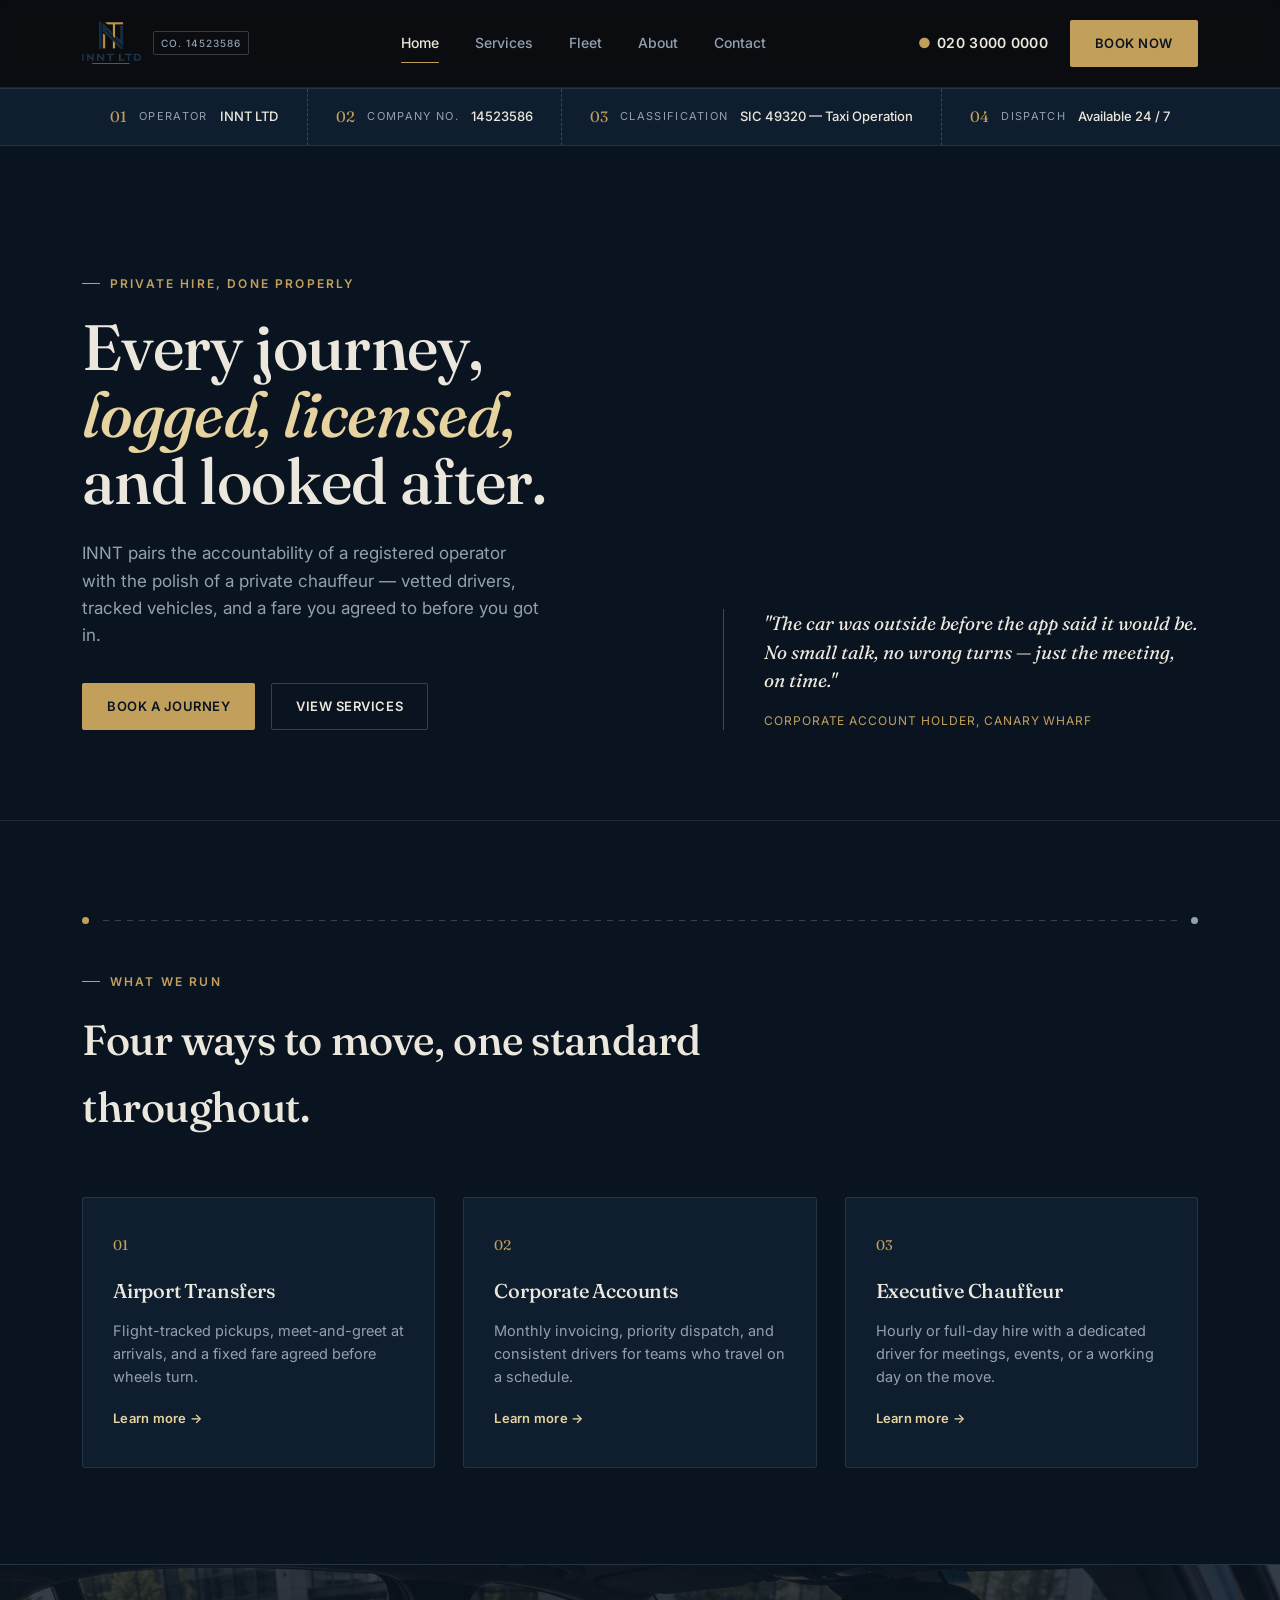
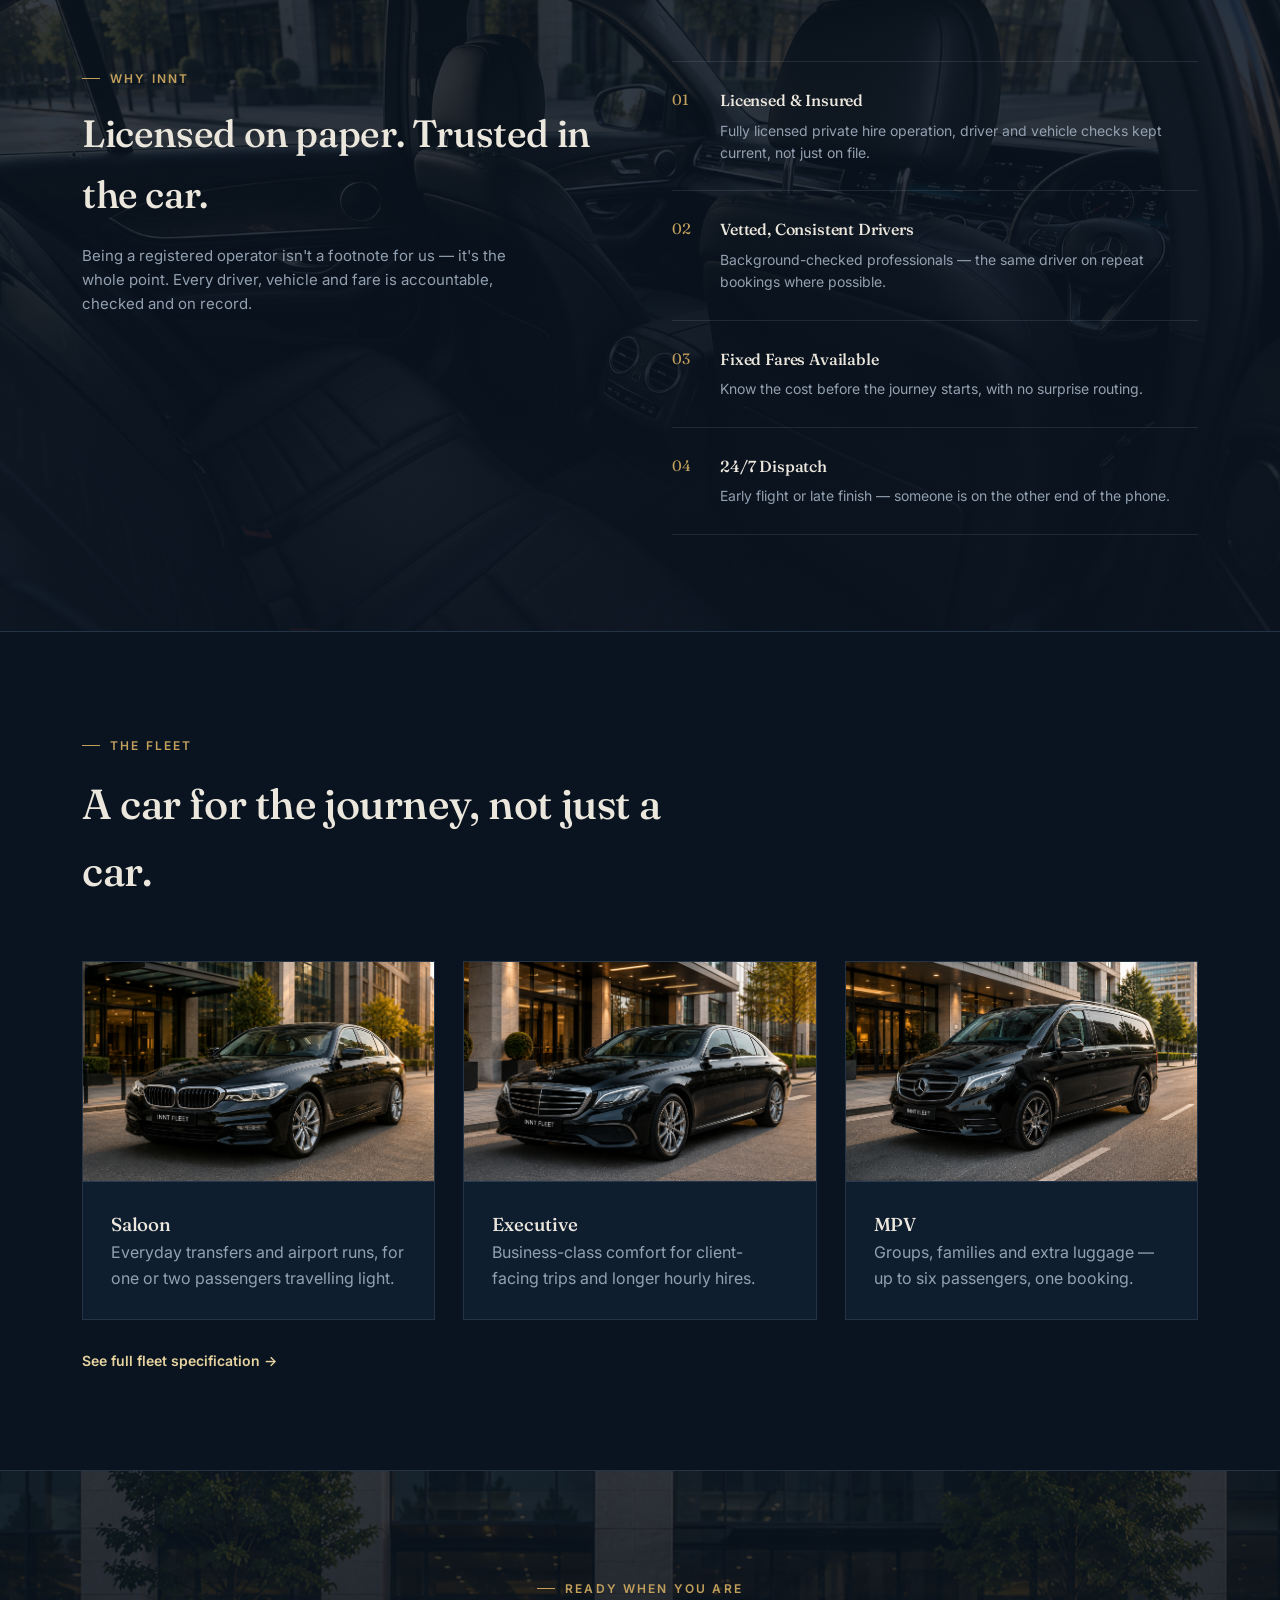
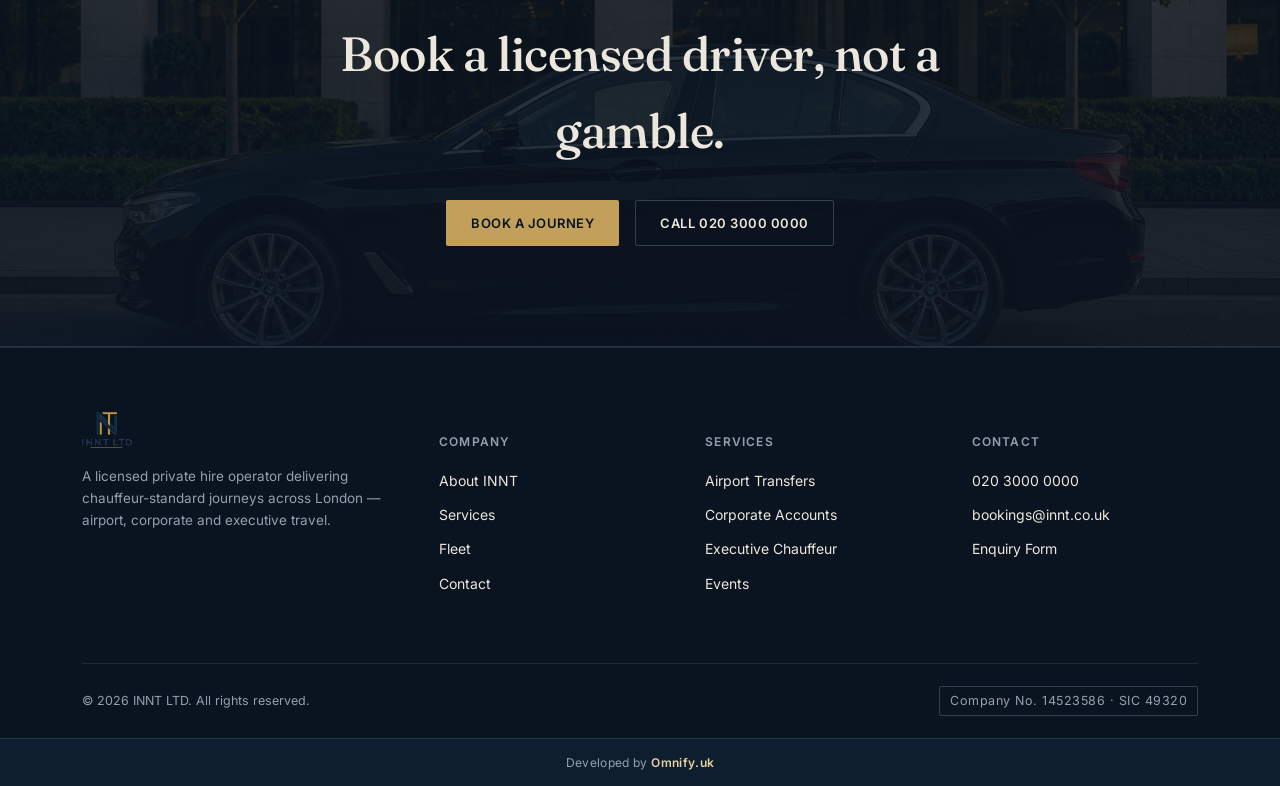
<file: index.html>
<!DOCTYPE html>
<html lang="en">
<head>
<meta charset="UTF-8">
<meta name="viewport" content="width=device-width, initial-scale=1.0">
<title>INNT — Licensed Private Hire & Chauffeur Service, London</title>
<meta name="description" content="INNT is a licensed private hire operator delivering chauffeur-standard journeys across London — airport transfers, corporate accounts, and executive travel.">
<link rel="stylesheet" href="style.css">
</head>
<body>

<header class="site-header">
  <div class="header-inner">
    <a href="index.html" class="logo"><img src="assets/logo-header.png" alt="INNT LTD - Chauffeur International" class="logo-img"><span class="reg">CO. 14523586</span></a>
    <nav class="main-nav">
      <a href="index.html" class="active">Home</a>
      <a href="services.html">Services</a>
      <a href="fleet.html">Fleet</a>
      <a href="about.html">About</a>
      <a href="contact.html">Contact</a>
    </nav>
    <div class="header-actions">
      <a href="tel:+442030000000" class="tel-link"><span class="dot">●</span>020 3000 0000</a>
      <a href="contact.html" class="btn btn-gold">Book Now</a>
    </div>
    <button class="nav-toggle" aria-label="Menu"><span></span><span></span><span></span></button>
  </div>
</header>

<!-- Manifest strip: company credentials treated as design object -->
<div class="manifest">
  <div class="container">
    <div class="manifest-track">
      <div class="manifest-item"><span class="num">01</span><span class="label">Operator</span><span class="val">INNT LTD</span></div>
      <div class="manifest-item"><span class="num">02</span><span class="label">Company No.</span><span class="val">14523586</span></div>
      <div class="manifest-item"><span class="num">03</span><span class="label">Classification</span><span class="val">SIC 49320 — Taxi Operation</span></div>
      <div class="manifest-item"><span class="num">04</span><span class="label">Dispatch</span><span class="val">Available 24 / 7</span></div>
    </div>
  </div>
</div>

<section class="hero hero-photo">
  <div class="hero-slides">
    <div class="slide" style="background-image:url('assets/fleet/executive/executive-hero.png')"></div>
    <div class="slide" style="background-image:url('assets/fleet/saloon/saloon-hero.png')"></div>
    <div class="slide" style="background-image:url('assets/fleet/mpv/mpv-hero.png')"></div>
  </div>
  <div class="hero-overlay"></div>
  <div class="container">
    <div class="hero-grid">
      <div>
        <span class="eyebrow">Private Hire, Done Properly</span>
        <h1>Every journey, <em>logged, licensed,</em><br>and looked after.</h1>
        <p class="lede">INNT pairs the accountability of a registered operator with the polish of a private chauffeur — vetted drivers, tracked vehicles, and a fare you agreed to before you got in.</p>
        <div class="hero-actions">
          <a href="contact.html" class="btn btn-gold">Book a Journey</a>
          <a href="services.html" class="btn btn-outline">View Services</a>
        </div>
      </div>
      <div class="hero-side">
        <p class="quote">"The car was outside before the app said it would be. No small talk, no wrong turns — just the meeting, on time."</p>
        <p class="quote-attr">Corporate Account Holder, Canary Wharf</p>
      </div>
    </div>
  </div>
</section>

<section>
  <div class="container">
    <div class="route-divider"><span class="pin"></span><span class="dashes"></span><span class="pin end"></span></div>
    <div class="section-head">
      <span class="eyebrow">What We Run</span>
      <h2>Four ways to move, one standard throughout.</h2>
    </div>
    <div class="grid-3">
      <div class="card">
        <span class="index">01</span>
        <h3>Airport Transfers</h3>
        <p>Flight-tracked pickups, meet-and-greet at arrivals, and a fixed fare agreed before wheels turn.</p>
        <a href="services.html" class="card-link">Learn more →</a>
      </div>
      <div class="card">
        <span class="index">02</span>
        <h3>Corporate Accounts</h3>
        <p>Monthly invoicing, priority dispatch, and consistent drivers for teams who travel on a schedule.</p>
        <a href="services.html" class="card-link">Learn more →</a>
      </div>
      <div class="card">
        <span class="index">03</span>
        <h3>Executive Chauffeur</h3>
        <p>Hourly or full-day hire with a dedicated driver for meetings, events, or a working day on the move.</p>
        <a href="services.html" class="card-link">Learn more →</a>
      </div>
    </div>
  </div>
</section>

<div class="panel-band cta-photo">
  <div class="cta-bg" style="background-image:url('assets/fleet/executive/executive-interior.png')"></div>
  <div class="cta-overlay"></div>
  <section>
    <div class="container">
      <div class="two-col">
        <div>
          <span class="eyebrow">Why INNT</span>
          <h2 style="font-size: clamp(28px,3vw,38px); margin-top:16px;">Licensed on paper. Trusted in the car.</h2>
          <p style="margin-top:18px; font-size:15px; max-width:440px;">Being a registered operator isn't a footnote for us — it's the whole point. Every driver, vehicle and fare is accountable, checked and on record.</p>
        </div>
        <div>
          <div class="feature">
            <span class="num">01</span>
            <div><h4>Licensed &amp; Insured</h4><p>Fully licensed private hire operation, driver and vehicle checks kept current, not just on file.</p></div>
          </div>
          <div class="feature">
            <span class="num">02</span>
            <div><h4>Vetted, Consistent Drivers</h4><p>Background-checked professionals — the same driver on repeat bookings where possible.</p></div>
          </div>
          <div class="feature">
            <span class="num">03</span>
            <div><h4>Fixed Fares Available</h4><p>Know the cost before the journey starts, with no surprise routing.</p></div>
          </div>
          <div class="feature">
            <span class="num">04</span>
            <div><h4>24/7 Dispatch</h4><p>Early flight or late finish — someone is on the other end of the phone.</p></div>
          </div>
        </div>
      </div>
    </div>
  </section>
</div>

<section>
  <div class="container">
    <div class="section-head">
      <span class="eyebrow">The Fleet</span>
      <h2>A car for the journey, not just a car.</h2>
    </div>
    <div class="grid-3">
      <div class="fleet-card">
        <div class="fleet-media"><img src="assets/fleet/saloon/saloon-hero.png" alt="INNT Saloon"></div>
        <div class="fleet-body">
          <h3>Saloon</h3>
          <p>Everyday transfers and airport runs, for one or two passengers travelling light.</p>
        </div>
      </div>
      <div class="fleet-card">
        <div class="fleet-media"><img src="assets/fleet/executive/executive-hero.png" alt="INNT Executive"></div>
        <div class="fleet-body">
          <h3>Executive</h3>
          <p>Business-class comfort for client-facing trips and longer hourly hires.</p>
        </div>
      </div>
      <div class="fleet-card">
        <div class="fleet-media"><img src="assets/fleet/mpv/mpv-hero.png" alt="INNT MPV"></div>
        <div class="fleet-body">
          <h3>MPV</h3>
          <p>Groups, families and extra luggage — up to six passengers, one booking.</p>
        </div>
      </div>
    </div>
    <p style="margin-top:28px;"><a href="fleet.html" class="card-link" style="color:var(--gold-light); font-weight:600; font-size:14px;">See full fleet specification →</a></p>
  </div>
</section>

<div class="cta-band panel-band cta-photo">
  <div class="cta-bg" style="background-image:url('assets/fleet/saloon/saloon-side.png')"></div>
  <div class="cta-overlay"></div>
  <div class="container">
    <span class="eyebrow center" style="justify-content:center;">Ready When You Are</span>
    <h2>Book a licensed driver, not a gamble.</h2>
    <div class="btn-row">
      <a href="contact.html" class="btn btn-gold">Book a Journey</a>
      <a href="tel:+442030000000" class="btn btn-outline">Call 020 3000 0000</a>
    </div>
  </div>
</div>

<footer>
  <div class="container">
    <div class="footer-grid">
      <div class="footer-brand">
        <img src="assets/logo-header.png" alt="INNT LTD" class="logo-img footer-logo-img">
        <p>A licensed private hire operator delivering chauffeur-standard journeys across London — airport, corporate and executive travel.</p>
      </div>
      <div class="footer-col">
        <h5>Company</h5>
        <a href="about.html">About INNT</a>
        <a href="services.html">Services</a>
        <a href="fleet.html">Fleet</a>
        <a href="contact.html">Contact</a>
      </div>
      <div class="footer-col">
        <h5>Services</h5>
        <a href="services.html">Airport Transfers</a>
        <a href="services.html">Corporate Accounts</a>
        <a href="services.html">Executive Chauffeur</a>
        <a href="services.html">Events</a>
      </div>
      <div class="footer-col">
        <h5>Contact</h5>
        <a href="tel:+442030000000">020 3000 0000</a>
        <a href="mailto:bookings@innt.co.uk">bookings@innt.co.uk</a>
        <a href="contact.html">Enquiry Form</a>
      </div>
    </div>
    <div class="footer-legal">
      <span>© 2026 INNT LTD. All rights reserved.</span>
      <span class="badge">Company No. 14523586 · SIC 49320</span>
    </div>
  </div>
  <div class="dev-credit">Developed by <a href="https://omnify.uk" target="_blank" rel="noopener">Omnify.uk</a></div>
</footer>

<script src="nav.js"></script>
</body>
</html>
</file>
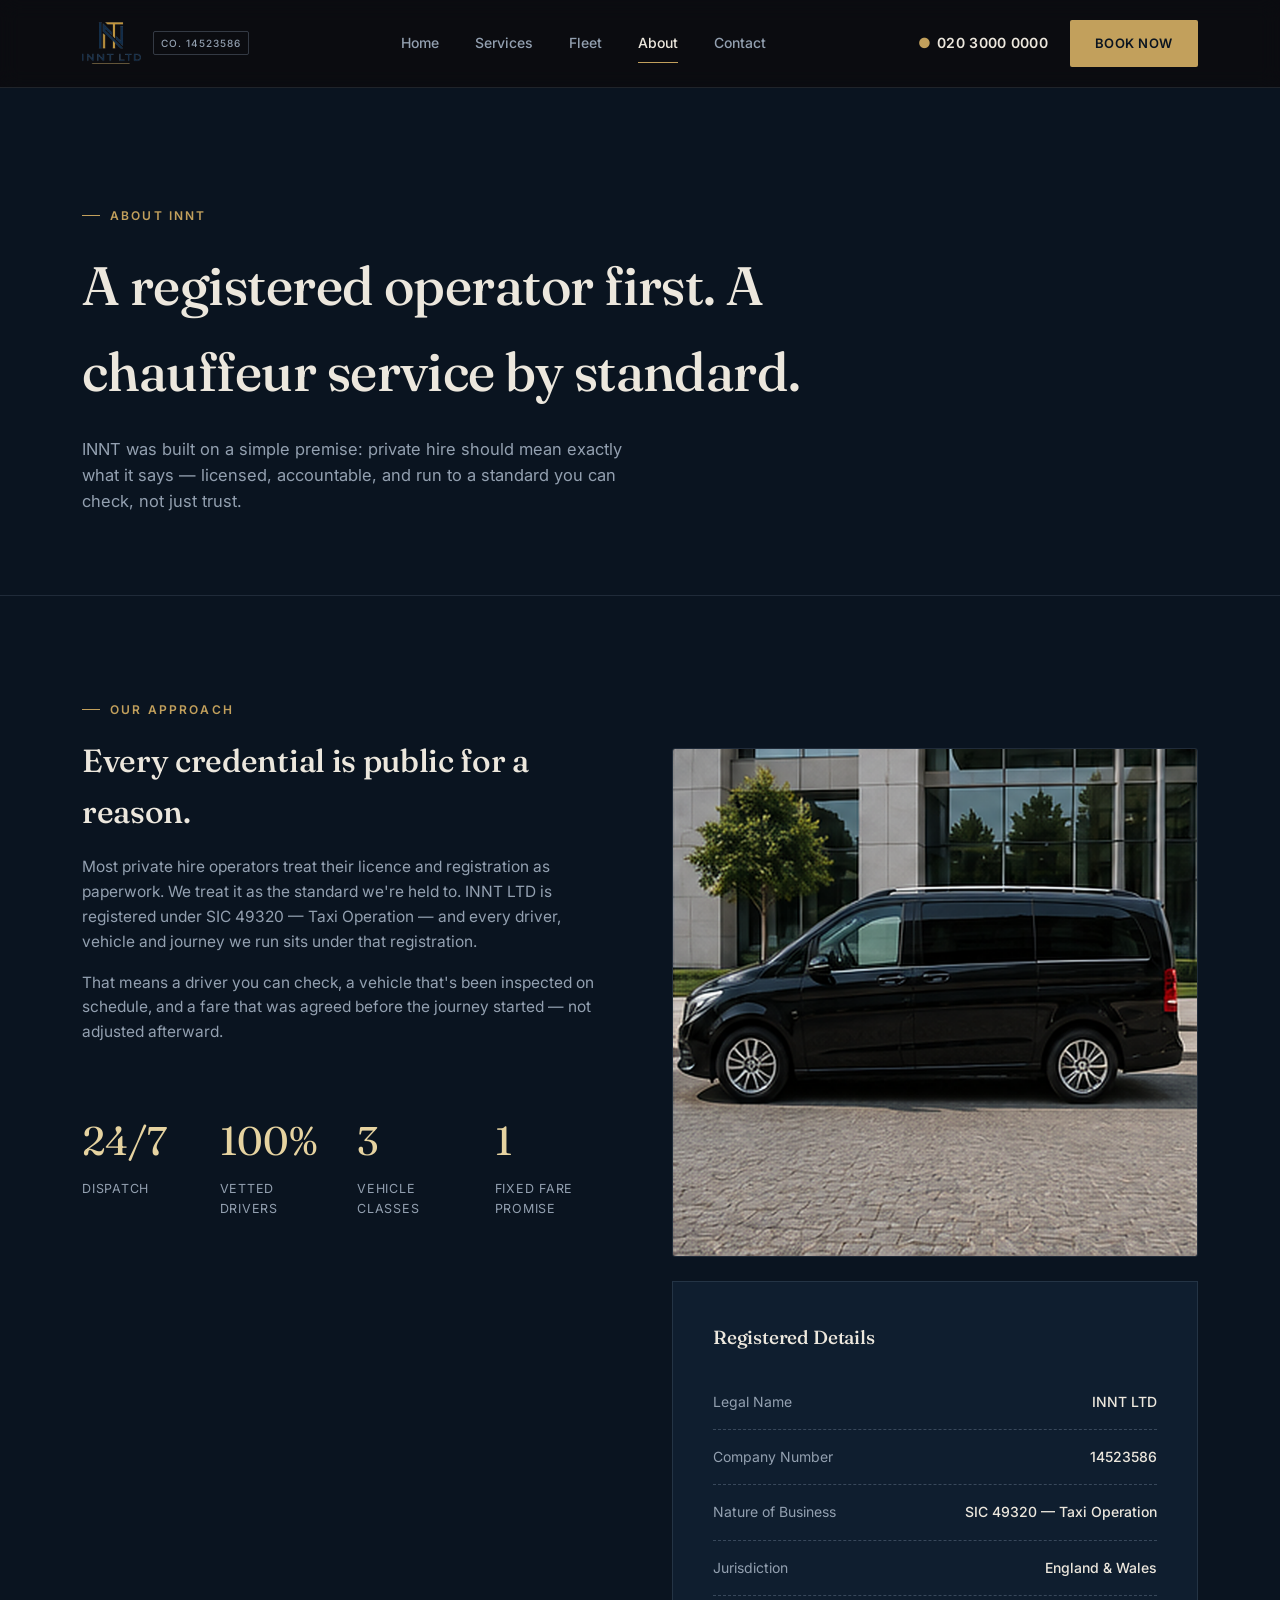
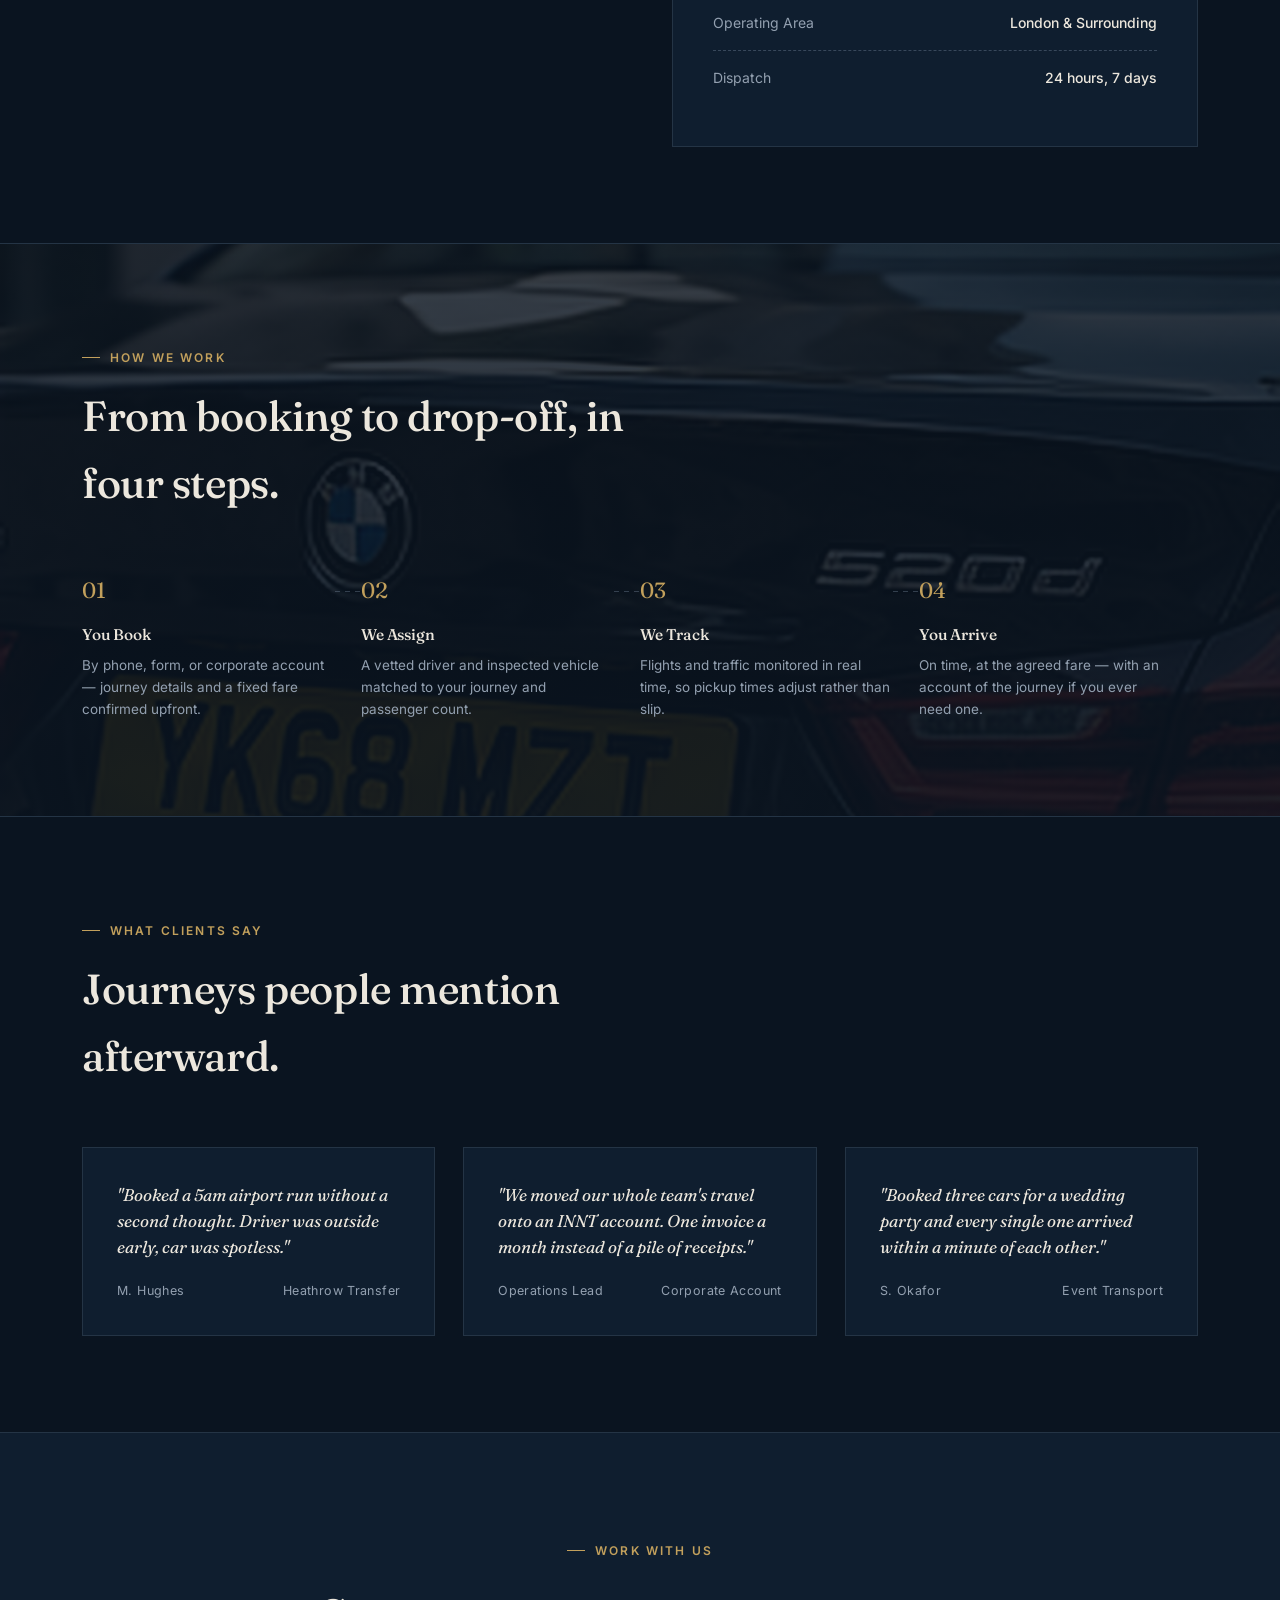
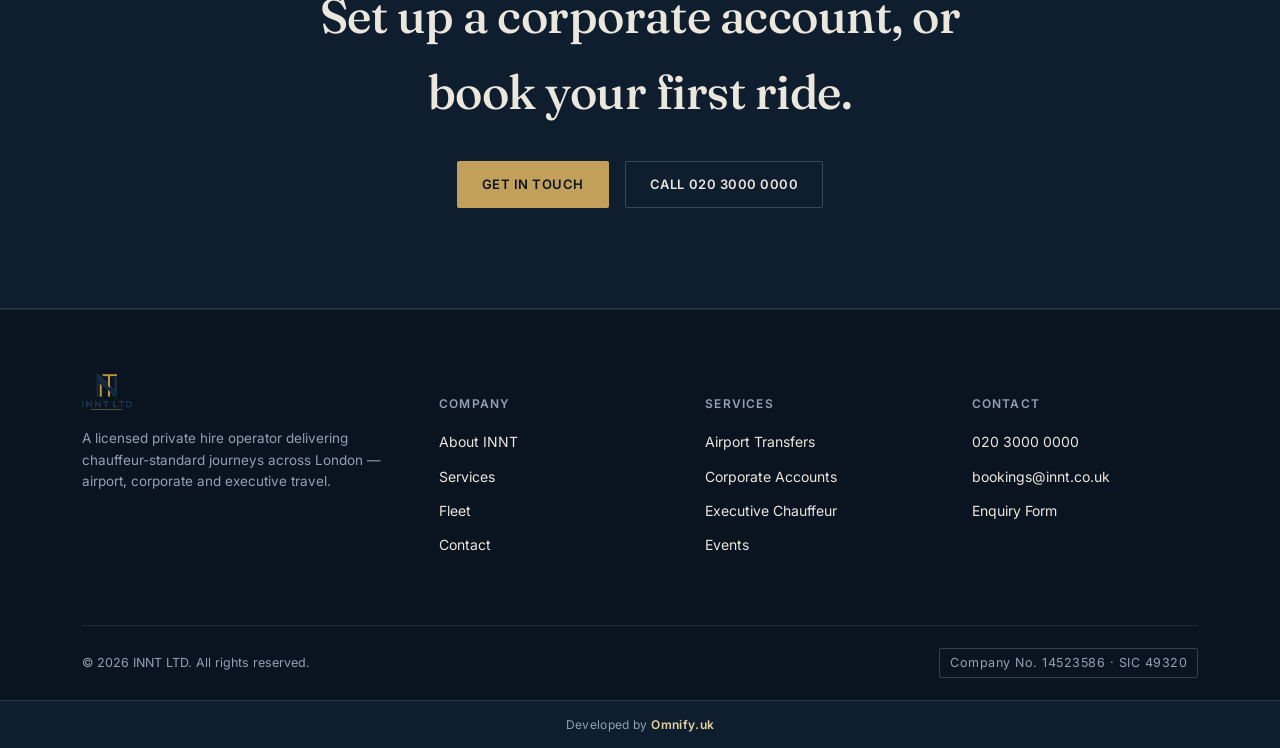
<file: about.html>
<!DOCTYPE html>
<html lang="en">
<head>
<meta charset="UTF-8">
<meta name="viewport" content="width=device-width, initial-scale=1.0">
<title>About — INNT LTD | Licensed Private Hire Operator</title>
<meta name="description" content="INNT LTD is a licensed private hire operator (Company No. 14523586, SIC 49320) built on driver vetting, vehicle standards, and accountability.">
<link rel="stylesheet" href="style.css">
</head>
<body>

<header class="site-header">
  <div class="header-inner">
    <a href="index.html" class="logo"><img src="assets/logo-header.png" alt="INNT LTD - Chauffeur International" class="logo-img"><span class="reg">CO. 14523586</span></a>
    <nav class="main-nav">
      <a href="index.html">Home</a>
      <a href="services.html">Services</a>
      <a href="fleet.html">Fleet</a>
      <a href="about.html" class="active">About</a>
      <a href="contact.html">Contact</a>
    </nav>
    <div class="header-actions">
      <a href="tel:+442030000000" class="tel-link"><span class="dot">●</span>020 3000 0000</a>
      <a href="contact.html" class="btn btn-gold">Book Now</a>
    </div>
    <button class="nav-toggle" aria-label="Menu"><span></span><span></span><span></span></button>
  </div>
</header>

<div class="page-header hero-photo">
  <div class="hero-slides">
    <div class="slide" style="background-image:url('assets/fleet/mpv/mpv-hero.png')"></div>
    <div class="slide" style="background-image:url('assets/fleet/executive/executive-hero.png')"></div>
    <div class="slide" style="background-image:url('assets/fleet/saloon/saloon-hero.png')"></div>
  </div>
  <div class="hero-overlay"></div>
  <div class="container">
    <span class="eyebrow">About INNT</span>
    <h1>A registered operator first. A chauffeur service by standard.</h1>
    <p class="lede">INNT was built on a simple premise: private hire should mean exactly what it says — licensed, accountable, and run to a standard you can check, not just trust.</p>
  </div>
</div>

<section>
  <div class="container">
    <div class="two-col">
      <div>
        <span class="eyebrow">Our Approach</span>
        <h2 style="font-size:32px; margin-top:16px;">Every credential is public for a reason.</h2>
        <p style="margin-top:18px; font-size:15.5px;">Most private hire operators treat their licence and registration as paperwork. We treat it as the standard we're held to. INNT LTD is registered under SIC 49320 — Taxi Operation — and every driver, vehicle and journey we run sits under that registration.</p>
        <p style="margin-top:16px; font-size:15.5px;">That means a driver you can check, a vehicle that's been inspected on schedule, and a fare that was agreed before the journey started — not adjusted afterward.</p>
        <div class="stat-row mt-lg">
          <div class="stat"><span class="n">24/7</span><span class="l">Dispatch</span></div>
          <div class="stat"><span class="n">100%</span><span class="l">Vetted Drivers</span></div>
          <div class="stat"><span class="n">3</span><span class="l">Vehicle Classes</span></div>
          <div class="stat"><span class="n">1</span><span class="l">Fixed Fare Promise</span></div>
        </div>
      </div>
      <div>
      <div class="why-image mt-lg" style="min-height:0; margin-bottom:24px;">
        <img src="assets/fleet/mpv/mpv-side.png" alt="INNT fleet vehicle" style="min-height:220px;">
      </div>
      <div class="credentials">
        <h3 style="margin-bottom:22px; font-size:19px;">Registered Details</h3>
        <div class="cred-row"><span class="k">Legal Name</span><span class="v">INNT LTD</span></div>
        <div class="cred-row"><span class="k">Company Number</span><span class="v">14523586</span></div>
        <div class="cred-row"><span class="k">Nature of Business</span><span class="v">SIC 49320 — Taxi Operation</span></div>
        <div class="cred-row"><span class="k">Jurisdiction</span><span class="v">England &amp; Wales</span></div>
        <div class="cred-row"><span class="k">Operating Area</span><span class="v">London &amp; Surrounding</span></div>
        <div class="cred-row"><span class="k">Dispatch</span><span class="v">24 hours, 7 days</span></div>
      </div>
      </div>
    </div>
  </div>
</section>

<div class="panel-band cta-photo">
  <div class="cta-bg" style="background-image:url('assets/fleet/saloon/saloon-detail.png')"></div>
  <div class="cta-overlay"></div>
  <section>
    <div class="container">
      <div class="section-head">
        <span class="eyebrow">How We Work</span>
        <h2>From booking to drop-off, in four steps.</h2>
      </div>
      <div class="step-row">
        <div class="step">
          <span class="num">01</span>
          <h4>You Book</h4>
          <p>By phone, form, or corporate account — journey details and a fixed fare confirmed upfront.</p>
        </div>
        <div class="step">
          <span class="num">02</span>
          <h4>We Assign</h4>
          <p>A vetted driver and inspected vehicle matched to your journey and passenger count.</p>
        </div>
        <div class="step">
          <span class="num">03</span>
          <h4>We Track</h4>
          <p>Flights and traffic monitored in real time, so pickup times adjust rather than slip.</p>
        </div>
        <div class="step">
          <span class="num">04</span>
          <h4>You Arrive</h4>
          <p>On time, at the agreed fare — with an account of the journey if you ever need one.</p>
        </div>
      </div>
    </div>
  </section>
</div>

<section>
  <div class="container">
    <div class="section-head">
      <span class="eyebrow">What Clients Say</span>
      <h2>Journeys people mention afterward.</h2>
    </div>
    <div class="grid-3">
      <div class="testi-card">
        <p class="quote">"Booked a 5am airport run without a second thought. Driver was outside early, car was spotless."</p>
        <div class="testi-attr"><span>M. Hughes</span><span>Heathrow Transfer</span></div>
      </div>
      <div class="testi-card">
        <p class="quote">"We moved our whole team's travel onto an INNT account. One invoice a month instead of a pile of receipts."</p>
        <div class="testi-attr"><span>Operations Lead</span><span>Corporate Account</span></div>
      </div>
      <div class="testi-card">
        <p class="quote">"Booked three cars for a wedding party and every single one arrived within a minute of each other."</p>
        <div class="testi-attr"><span>S. Okafor</span><span>Event Transport</span></div>
      </div>
    </div>
  </div>
</section>

<div class="cta-band panel-band">
  <div class="container">
    <span class="eyebrow center" style="justify-content:center;">Work With Us</span>
    <h2>Set up a corporate account, or book your first ride.</h2>
    <div class="btn-row">
      <a href="contact.html" class="btn btn-gold">Get In Touch</a>
      <a href="tel:+442030000000" class="btn btn-outline">Call 020 3000 0000</a>
    </div>
  </div>
</div>

<footer>
  <div class="container">
    <div class="footer-grid">
      <div class="footer-brand">
        <img src="assets/logo-header.png" alt="INNT LTD" class="logo-img footer-logo-img">
        <p>A licensed private hire operator delivering chauffeur-standard journeys across London — airport, corporate and executive travel.</p>
      </div>
      <div class="footer-col">
        <h5>Company</h5>
        <a href="about.html">About INNT</a>
        <a href="services.html">Services</a>
        <a href="fleet.html">Fleet</a>
        <a href="contact.html">Contact</a>
      </div>
      <div class="footer-col">
        <h5>Services</h5>
        <a href="services.html">Airport Transfers</a>
        <a href="services.html">Corporate Accounts</a>
        <a href="services.html">Executive Chauffeur</a>
        <a href="services.html">Events</a>
      </div>
      <div class="footer-col">
        <h5>Contact</h5>
        <a href="tel:+442030000000">020 3000 0000</a>
        <a href="mailto:bookings@innt.co.uk">bookings@innt.co.uk</a>
        <a href="contact.html">Enquiry Form</a>
      </div>
    </div>
    <div class="footer-legal">
      <span>© 2026 INNT LTD. All rights reserved.</span>
      <span class="badge">Company No. 14523586 · SIC 49320</span>
    </div>
  </div>
  <div class="dev-credit">Developed by <a href="https://omnify.uk" target="_blank" rel="noopener">Omnify.uk</a></div>
</footer>

<script src="nav.js"></script>
</body>
</html>
</file>
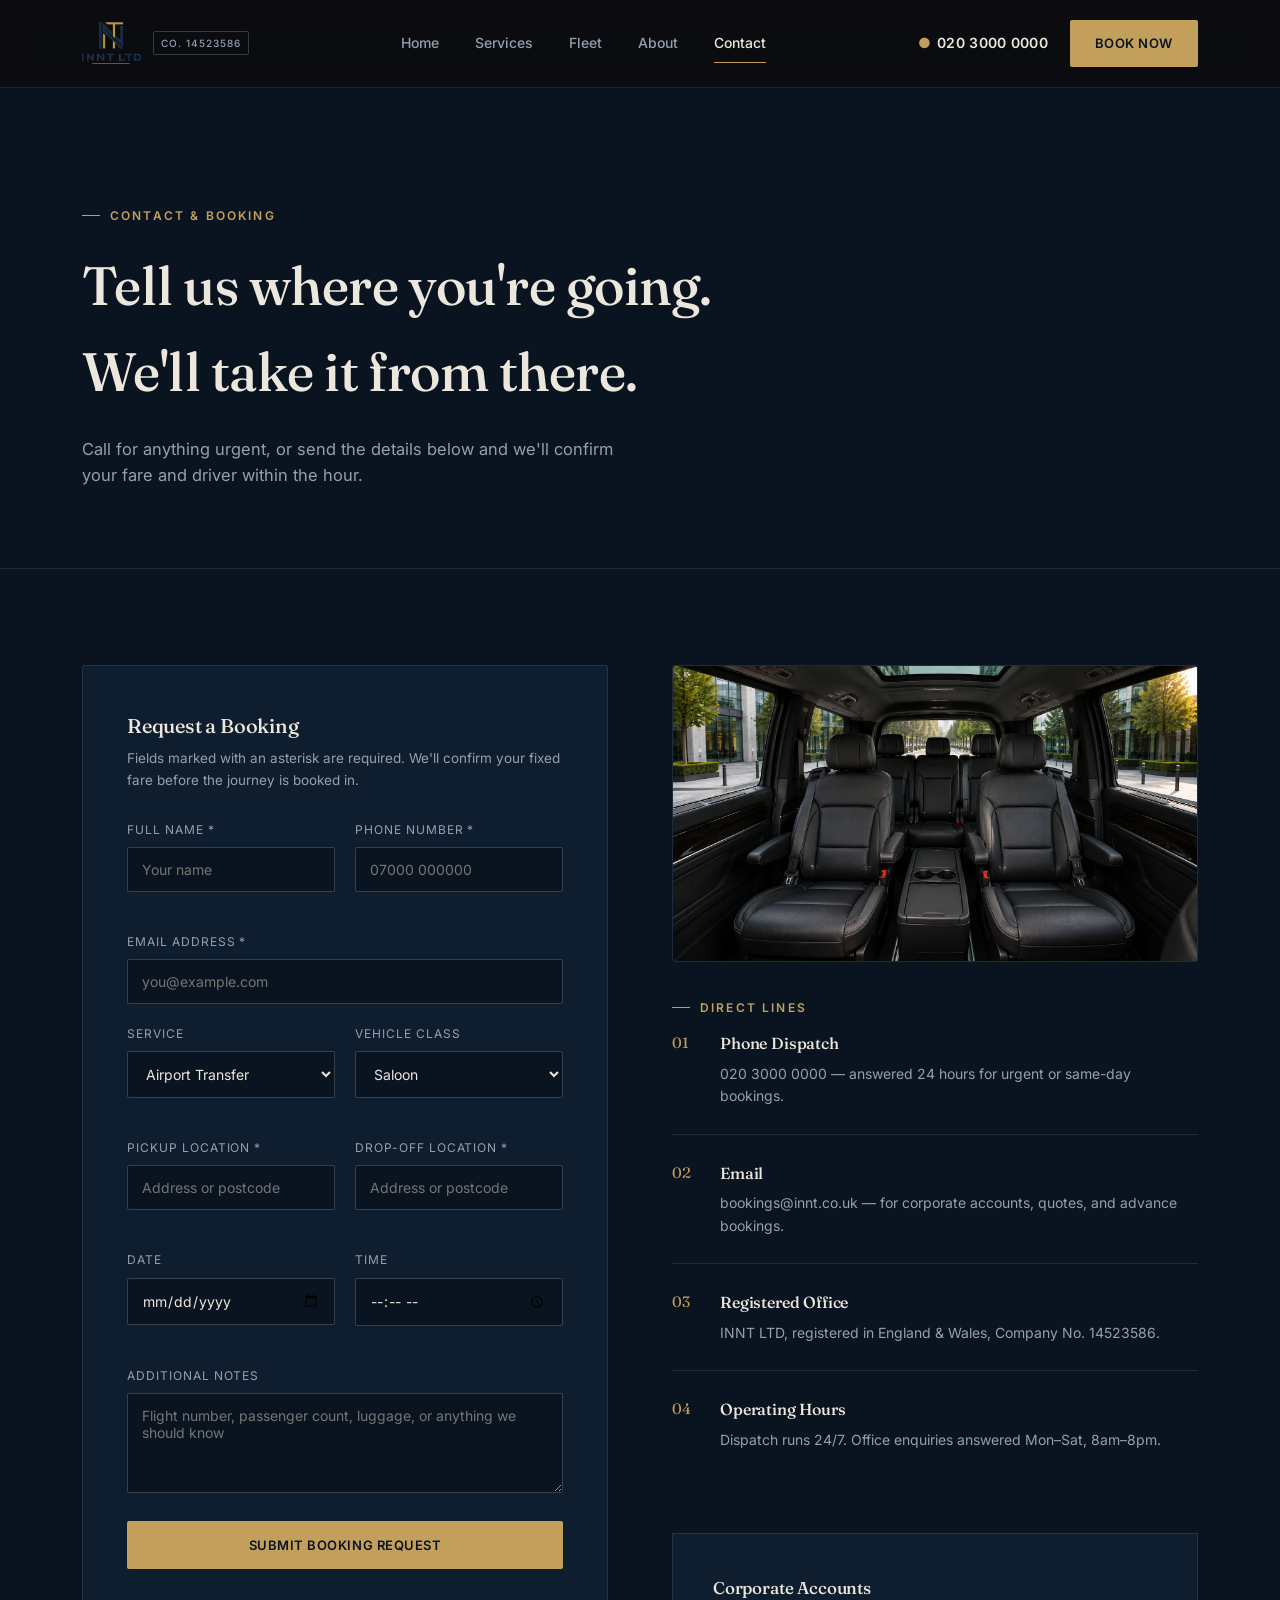
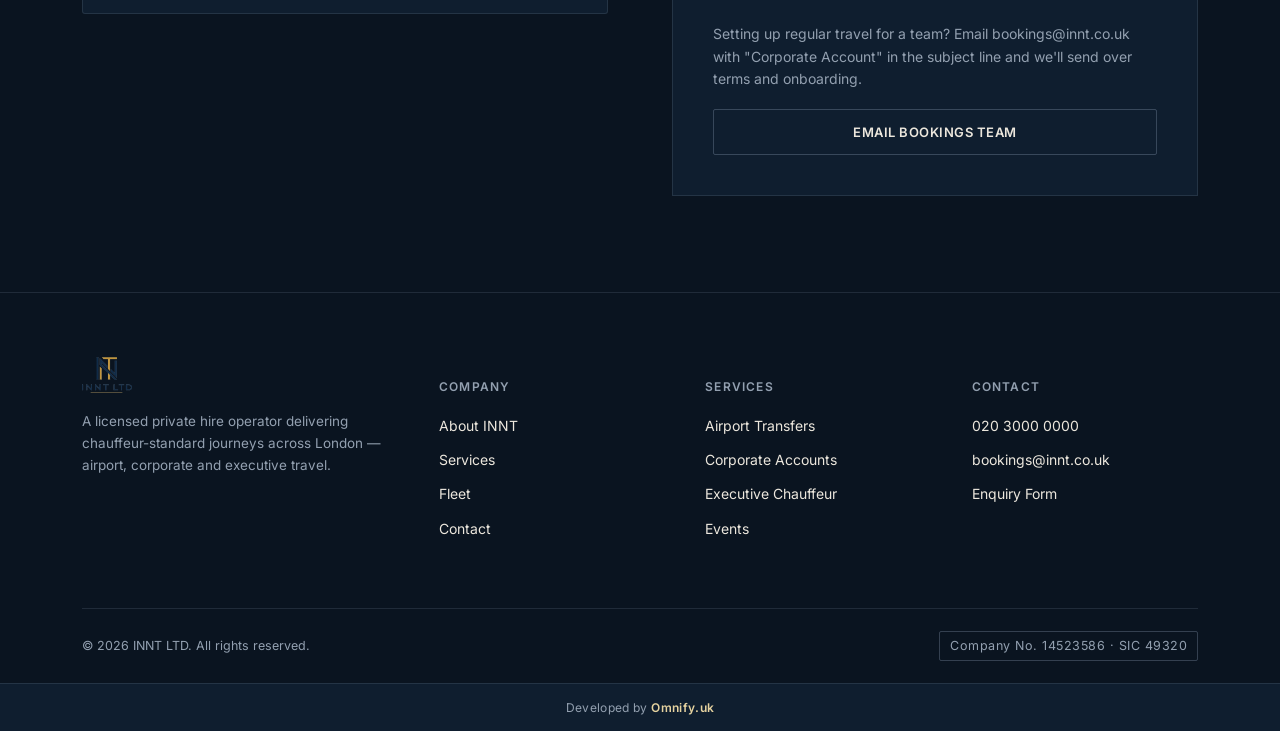
<file: contact.html>
<!DOCTYPE html>
<html lang="en">
<head>
<meta charset="UTF-8">
<meta name="viewport" content="width=device-width, initial-scale=1.0">
<title>Contact & Booking — INNT</title>
<meta name="description" content="Book a journey with INNT — airport transfers, corporate accounts, executive chauffeur and event transport. Call, email or send an enquiry.">
<link rel="stylesheet" href="style.css">
</head>
<body>

<header class="site-header">
  <div class="header-inner">
    <a href="index.html" class="logo"><img src="assets/logo-header.png" alt="INNT LTD - Chauffeur International" class="logo-img"><span class="reg">CO. 14523586</span></a>
    <nav class="main-nav">
      <a href="index.html">Home</a>
      <a href="services.html">Services</a>
      <a href="fleet.html">Fleet</a>
      <a href="about.html">About</a>
      <a href="contact.html" class="active">Contact</a>
    </nav>
    <div class="header-actions">
      <a href="tel:+442030000000" class="tel-link"><span class="dot">●</span>020 3000 0000</a>
      <a href="contact.html" class="btn btn-gold">Book Now</a>
    </div>
    <button class="nav-toggle" aria-label="Menu"><span></span><span></span><span></span></button>
  </div>
</header>

<div class="page-header hero-photo">
  <div class="hero-slides">
    <div class="slide" style="background-image:url('assets/fleet/executive/executive-hero.png')"></div>
    <div class="slide" style="background-image:url('assets/fleet/mpv/mpv-hero.png')"></div>
    <div class="slide" style="background-image:url('assets/fleet/saloon/saloon-hero.png')"></div>
  </div>
  <div class="hero-overlay"></div>
  <div class="container">
    <span class="eyebrow">Contact &amp; Booking</span>
    <h1>Tell us where you're going. We'll take it from there.</h1>
    <p class="lede">Call for anything urgent, or send the details below and we'll confirm your fare and driver within the hour.</p>
  </div>
</div>

<section>
  <div class="container">
    <div class="two-col">

      <div class="form-panel">
        <h3 style="margin-bottom:6px; font-size:20px;">Request a Booking</h3>
        <p style="margin-bottom:28px; font-size:13.5px;">Fields marked with an asterisk are required. We'll confirm your fixed fare before the journey is booked in.</p>

        <div class="form-row">
          <div class="form-field"><label>Full Name *</label><input type="text" placeholder="Your name"></div>
          <div class="form-field"><label>Phone Number *</label><input type="tel" placeholder="07000 000000"></div>
        </div>
        <div class="form-field"><label>Email Address *</label><input type="email" placeholder="you@example.com"></div>
        <div class="form-row">
          <div class="form-field"><label>Service</label>
            <select>
              <option>Airport Transfer</option>
              <option>Corporate Account</option>
              <option>Executive Chauffeur</option>
              <option>Wedding / Event</option>
              <option>Other</option>
            </select>
          </div>
          <div class="form-field"><label>Vehicle Class</label>
            <select>
              <option>Saloon</option>
              <option>Executive</option>
              <option>MPV</option>
              <option>Not sure</option>
            </select>
          </div>
        </div>
        <div class="form-row">
          <div class="form-field"><label>Pickup Location *</label><input type="text" placeholder="Address or postcode"></div>
          <div class="form-field"><label>Drop-off Location *</label><input type="text" placeholder="Address or postcode"></div>
        </div>
        <div class="form-row">
          <div class="form-field"><label>Date</label><input type="date"></div>
          <div class="form-field"><label>Time</label><input type="time"></div>
        </div>
        <div class="form-field"><label>Additional Notes</label><textarea placeholder="Flight number, passenger count, luggage, or anything we should know"></textarea></div>
        <button type="button" class="btn btn-gold" style="width:100%; padding:15px;">Submit Booking Request</button>
      </div>

      <div>
        <div class="why-image" style="margin-bottom:28px;">
          <img src="assets/fleet/mpv/mpv-detail.png" alt="INNT vehicle detail" style="min-height:200px;">
        </div>
        <span class="eyebrow">Direct Lines</span>
        <div class="feature" style="border-top:none; padding-top:14px;">
          <span class="num">01</span>
          <div><h4>Phone Dispatch</h4><p>020 3000 0000 — answered 24 hours for urgent or same-day bookings.</p></div>
        </div>
        <div class="feature">
          <span class="num">02</span>
          <div><h4>Email</h4><p>bookings@innt.co.uk — for corporate accounts, quotes, and advance bookings.</p></div>
        </div>
        <div class="feature">
          <span class="num">03</span>
          <div><h4>Registered Office</h4><p>INNT LTD, registered in England &amp; Wales, Company No. 14523586.</p></div>
        </div>
        <div class="feature">
          <span class="num">04</span>
          <div><h4>Operating Hours</h4><p>Dispatch runs 24/7. Office enquiries answered Mon–Sat, 8am–8pm.</p></div>
        </div>

        <div class="credentials mt-lg">
          <h3 style="margin-bottom:22px; font-size:17px;">Corporate Accounts</h3>
          <p style="font-size:14px; margin-bottom:18px;">Setting up regular travel for a team? Email bookings@innt.co.uk with "Corporate Account" in the subject line and we'll send over terms and onboarding.</p>
          <a href="mailto:bookings@innt.co.uk" class="btn btn-outline" style="width:100%;">Email Bookings Team</a>
        </div>
      </div>

    </div>
  </div>
</section>

<footer>
  <div class="container">
    <div class="footer-grid">
      <div class="footer-brand">
        <img src="assets/logo-header.png" alt="INNT LTD" class="logo-img footer-logo-img">
        <p>A licensed private hire operator delivering chauffeur-standard journeys across London — airport, corporate and executive travel.</p>
      </div>
      <div class="footer-col">
        <h5>Company</h5>
        <a href="about.html">About INNT</a>
        <a href="services.html">Services</a>
        <a href="fleet.html">Fleet</a>
        <a href="contact.html">Contact</a>
      </div>
      <div class="footer-col">
        <h5>Services</h5>
        <a href="services.html">Airport Transfers</a>
        <a href="services.html">Corporate Accounts</a>
        <a href="services.html">Executive Chauffeur</a>
        <a href="services.html">Events</a>
      </div>
      <div class="footer-col">
        <h5>Contact</h5>
        <a href="tel:+442030000000">020 3000 0000</a>
        <a href="mailto:bookings@innt.co.uk">bookings@innt.co.uk</a>
        <a href="contact.html">Enquiry Form</a>
      </div>
    </div>
    <div class="footer-legal">
      <span>© 2026 INNT LTD. All rights reserved.</span>
      <span class="badge">Company No. 14523586 · SIC 49320</span>
    </div>
  </div>
  <div class="dev-credit">Developed by <a href="https://omnify.uk" target="_blank" rel="noopener">Omnify.uk</a></div>
</footer>

<script src="nav.js"></script>
</body>
</html>
</file>
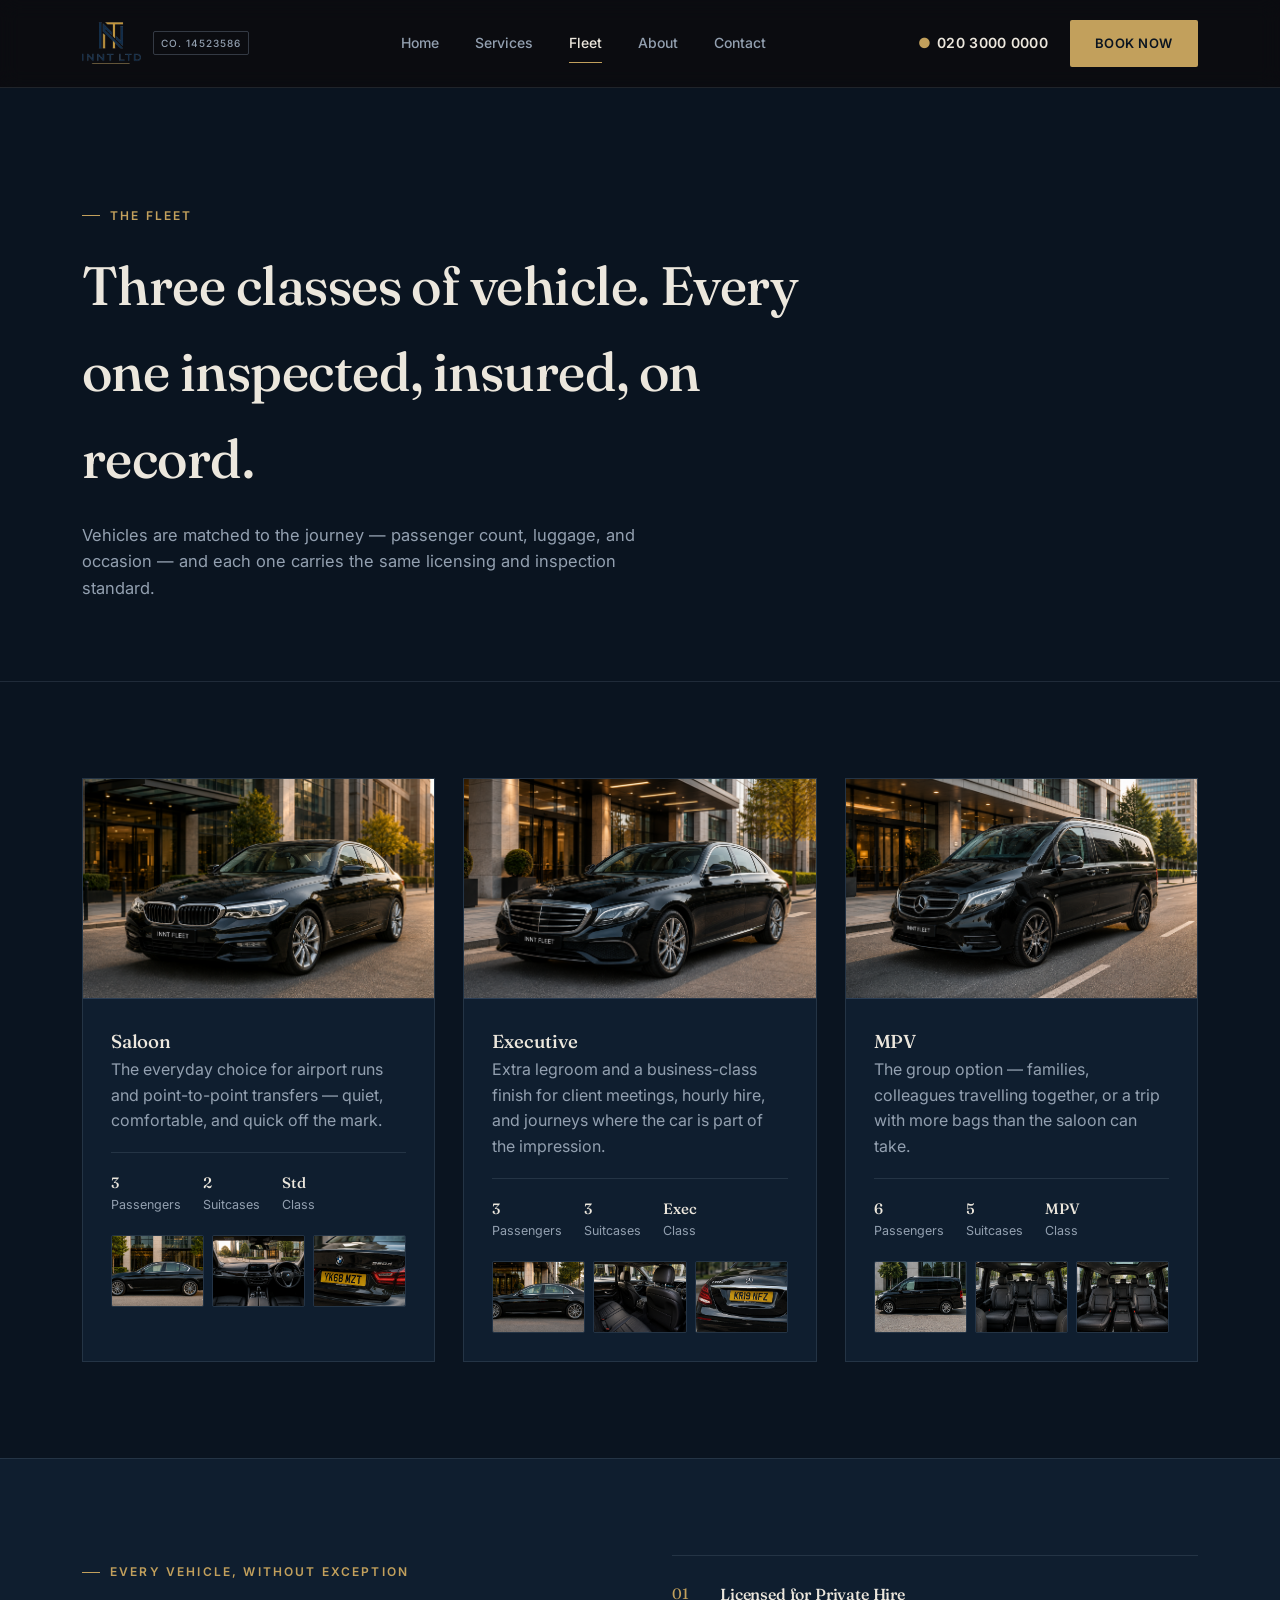
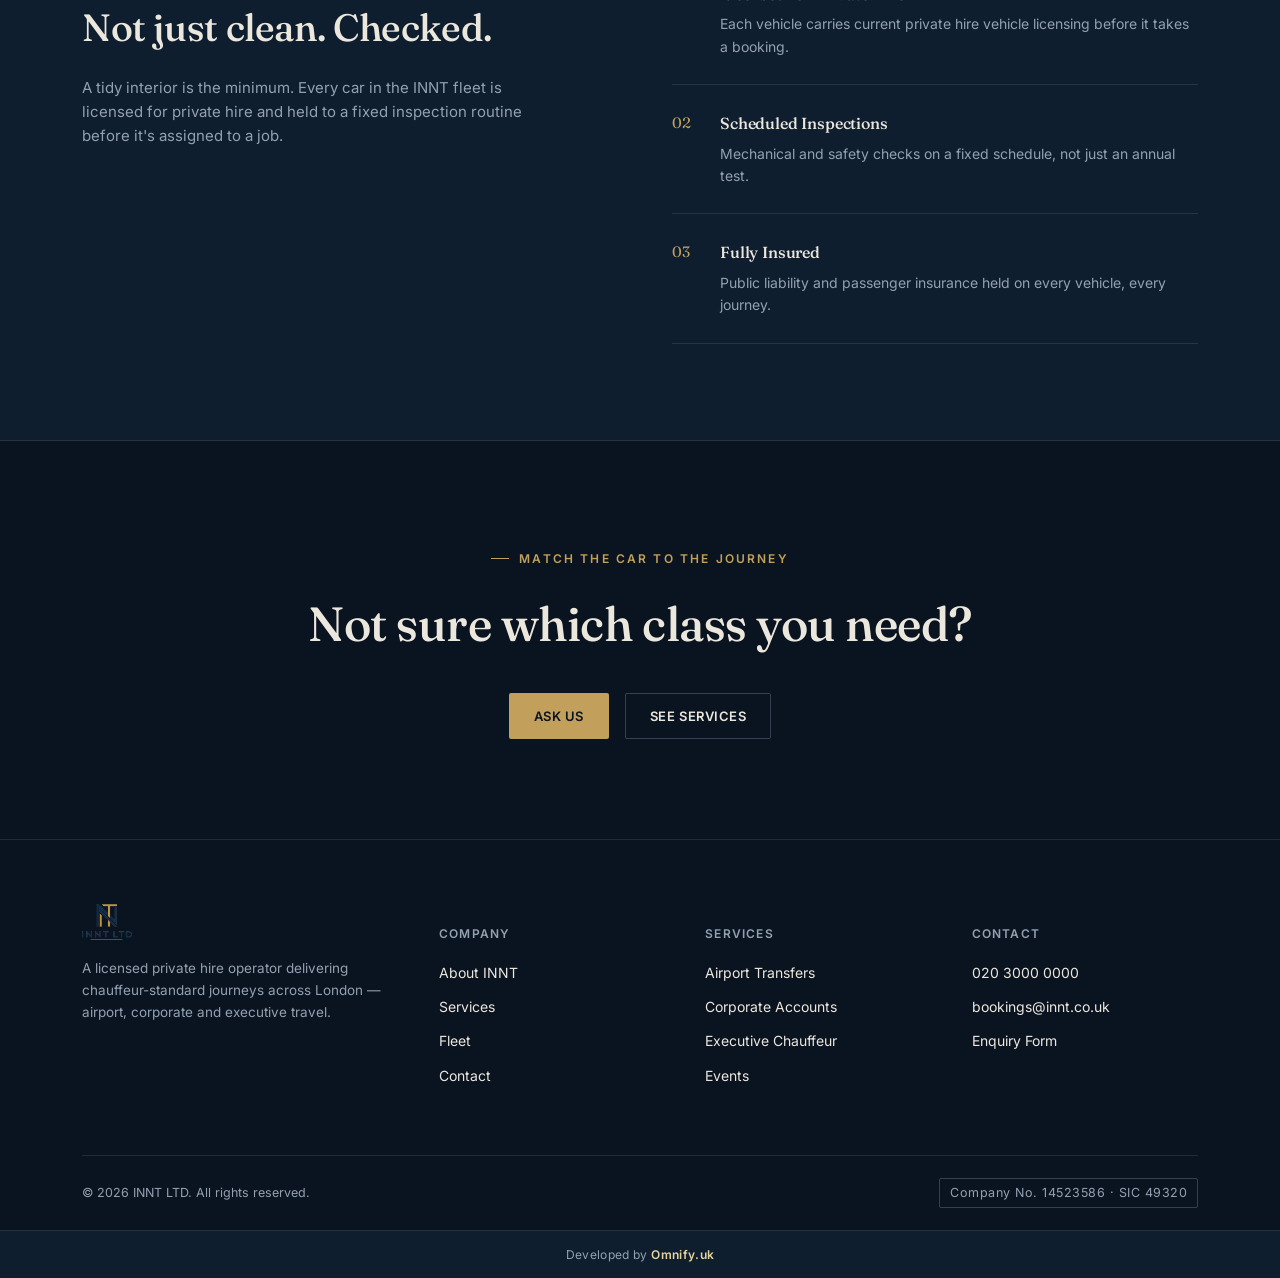
<file: fleet.html>
<!DOCTYPE html>
<html lang="en">
<head>
<meta charset="UTF-8">
<meta name="viewport" content="width=device-width, initial-scale=1.0">
<title>Fleet — Saloon, Executive & MPV | INNT</title>
<meta name="description" content="The INNT fleet: licensed saloon, executive and MPV vehicles, maintained and inspected for private hire in London.">
<link rel="stylesheet" href="style.css">
</head>
<body>

<header class="site-header">
  <div class="header-inner">
    <a href="index.html" class="logo"><img src="assets/logo-header.png" alt="INNT LTD - Chauffeur International" class="logo-img"><span class="reg">CO. 14523586</span></a>
    <nav class="main-nav">
      <a href="index.html">Home</a>
      <a href="services.html">Services</a>
      <a href="fleet.html" class="active">Fleet</a>
      <a href="about.html">About</a>
      <a href="contact.html">Contact</a>
    </nav>
    <div class="header-actions">
      <a href="tel:+442030000000" class="tel-link"><span class="dot">●</span>020 3000 0000</a>
      <a href="contact.html" class="btn btn-gold">Book Now</a>
    </div>
    <button class="nav-toggle" aria-label="Menu"><span></span><span></span><span></span></button>
  </div>
</header>

<div class="page-header hero-photo">
  <div class="hero-slides">
    <div class="slide" style="background-image:url('assets/fleet/mpv/mpv-hero.png')"></div>
    <div class="slide" style="background-image:url('assets/fleet/saloon/saloon-hero.png')"></div>
    <div class="slide" style="background-image:url('assets/fleet/executive/executive-hero.png')"></div>
  </div>
  <div class="hero-overlay"></div>
  <div class="container">
    <span class="eyebrow">The Fleet</span>
    <h1>Three classes of vehicle. Every one inspected, insured, on record.</h1>
    <p class="lede">Vehicles are matched to the journey — passenger count, luggage, and occasion — and each one carries the same licensing and inspection standard.</p>
  </div>
</div>

<section>
  <div class="container">
    <div class="grid-3">

      <div class="fleet-card">
        <div class="fleet-media"><img src="assets/fleet/saloon/saloon-hero.png" alt="INNT Saloon — BMW 5 Series exterior"></div>
        <div class="fleet-body">
          <h3>Saloon</h3>
          <p>The everyday choice for airport runs and point-to-point transfers — quiet, comfortable, and quick off the mark.</p>
          <div class="fleet-specs">
            <div><strong>3</strong>Passengers</div>
            <div><strong>2</strong>Suitcases</div>
            <div><strong>Std</strong>Class</div>
          </div>
          <div class="fleet-gallery">
            <img src="assets/fleet/saloon/saloon-side.png" alt="Saloon side profile">
            <img src="assets/fleet/saloon/saloon-interior.png" alt="Saloon interior">
            <img src="assets/fleet/saloon/saloon-detail.png" alt="Saloon rear detail">
          </div>
        </div>
      </div>

      <div class="fleet-card">
        <div class="fleet-media"><img src="assets/fleet/executive/executive-hero.png" alt="INNT Executive — Mercedes E-Class exterior"></div>
        <div class="fleet-body">
          <h3>Executive</h3>
          <p>Extra legroom and a business-class finish for client meetings, hourly hire, and journeys where the car is part of the impression.</p>
          <div class="fleet-specs">
            <div><strong>3</strong>Passengers</div>
            <div><strong>3</strong>Suitcases</div>
            <div><strong>Exec</strong>Class</div>
          </div>
          <div class="fleet-gallery">
            <img src="assets/fleet/executive/executive-side.png" alt="Executive side profile">
            <img src="assets/fleet/executive/executive-interior.png" alt="Executive interior">
            <img src="assets/fleet/executive/executive-detail.png" alt="Executive rear detail">
          </div>
        </div>
      </div>

      <div class="fleet-card">
        <div class="fleet-media"><img src="assets/fleet/mpv/mpv-hero.png" alt="INNT MPV — Mercedes V-Class exterior"></div>
        <div class="fleet-body">
          <h3>MPV</h3>
          <p>The group option — families, colleagues travelling together, or a trip with more bags than the saloon can take.</p>
          <div class="fleet-specs">
            <div><strong>6</strong>Passengers</div>
            <div><strong>5</strong>Suitcases</div>
            <div><strong>MPV</strong>Class</div>
          </div>
          <div class="fleet-gallery">
            <img src="assets/fleet/mpv/mpv-side.png" alt="MPV side profile">
            <img src="assets/fleet/mpv/mpv-interior.png" alt="MPV interior seating">
            <img src="assets/fleet/mpv/mpv-detail.png" alt="MPV open door detail">
          </div>
        </div>
      </div>

    </div>
  </div>
</section>

<div class="panel-band">
  <section>
    <div class="container two-col">
      <div>
        <span class="eyebrow">Every Vehicle, Without Exception</span>
        <h2 style="font-size: clamp(28px,3vw,38px); margin-top:16px;">Not just clean. Checked.</h2>
        <p style="margin-top:18px; font-size:15px; max-width:440px;">A tidy interior is the minimum. Every car in the INNT fleet is licensed for private hire and held to a fixed inspection routine before it's assigned to a job.</p>
      </div>
      <div>
        <div class="feature">
          <span class="num">01</span>
          <div><h4>Licensed for Private Hire</h4><p>Each vehicle carries current private hire vehicle licensing before it takes a booking.</p></div>
        </div>
        <div class="feature">
          <span class="num">02</span>
          <div><h4>Scheduled Inspections</h4><p>Mechanical and safety checks on a fixed schedule, not just an annual test.</p></div>
        </div>
        <div class="feature">
          <span class="num">03</span>
          <div><h4>Fully Insured</h4><p>Public liability and passenger insurance held on every vehicle, every journey.</p></div>
        </div>
      </div>
    </div>
  </section>
</div>

<div class="cta-band">
  <div class="container">
    <span class="eyebrow center" style="justify-content:center;">Match the Car to the Journey</span>
    <h2>Not sure which class you need?</h2>
    <div class="btn-row">
      <a href="contact.html" class="btn btn-gold">Ask Us</a>
      <a href="services.html" class="btn btn-outline">See Services</a>
    </div>
  </div>
</div>

<footer>
  <div class="container">
    <div class="footer-grid">
      <div class="footer-brand">
        <img src="assets/logo-header.png" alt="INNT LTD" class="logo-img footer-logo-img">
        <p>A licensed private hire operator delivering chauffeur-standard journeys across London — airport, corporate and executive travel.</p>
      </div>
      <div class="footer-col">
        <h5>Company</h5>
        <a href="about.html">About INNT</a>
        <a href="services.html">Services</a>
        <a href="fleet.html">Fleet</a>
        <a href="contact.html">Contact</a>
      </div>
      <div class="footer-col">
        <h5>Services</h5>
        <a href="services.html">Airport Transfers</a>
        <a href="services.html">Corporate Accounts</a>
        <a href="services.html">Executive Chauffeur</a>
        <a href="services.html">Events</a>
      </div>
      <div class="footer-col">
        <h5>Contact</h5>
        <a href="tel:+442030000000">020 3000 0000</a>
        <a href="mailto:bookings@innt.co.uk">bookings@innt.co.uk</a>
        <a href="contact.html">Enquiry Form</a>
      </div>
    </div>
    <div class="footer-legal">
      <span>© 2026 INNT LTD. All rights reserved.</span>
      <span class="badge">Company No. 14523586 · SIC 49320</span>
    </div>
  </div>
  <div class="dev-credit">Developed by <a href="https://omnify.uk" target="_blank" rel="noopener">Omnify.uk</a></div>
</footer>

<script src="nav.js"></script>
</body>
</html>
</file>
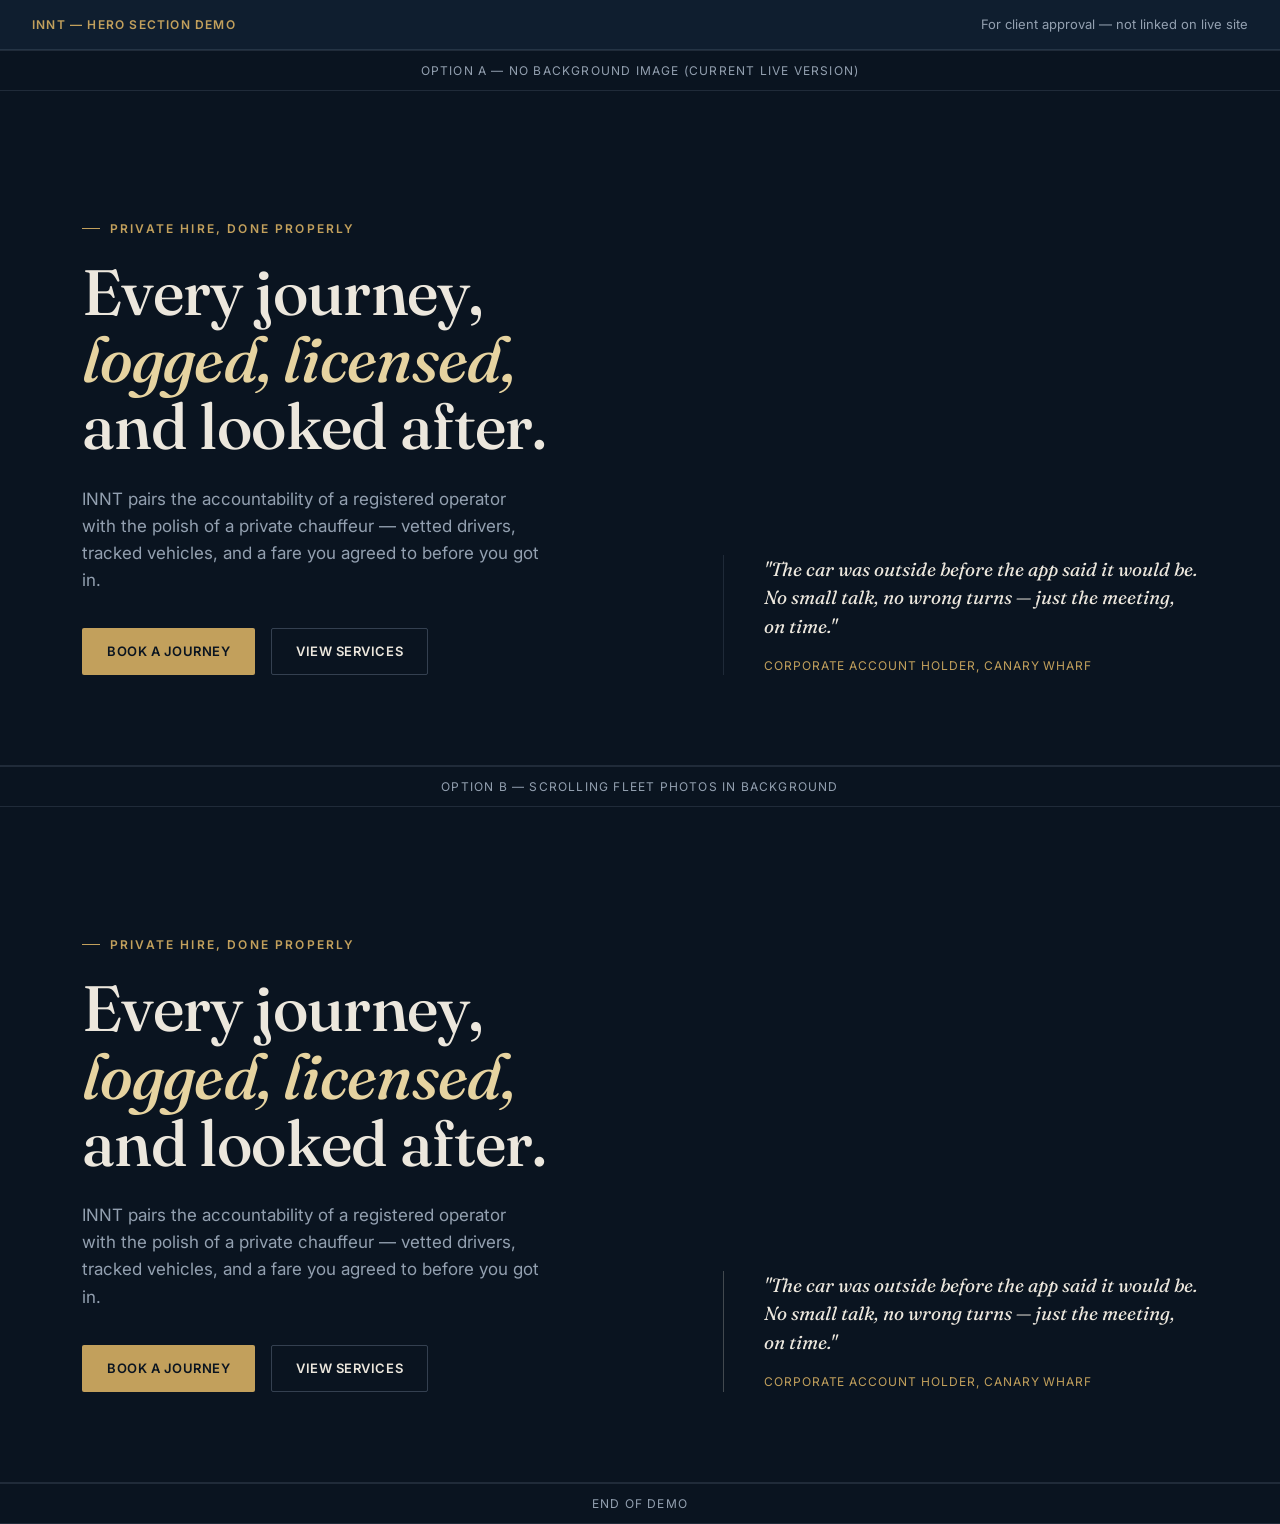
<file: hero-comparison-demo.html>
<!DOCTYPE html>
<html lang="en">
<head>
<meta charset="UTF-8">
<meta name="viewport" content="width=device-width, initial-scale=1.0">
<title>INNT — Hero Section Options (Demo for Approval)</title>
<link rel="stylesheet" href="style.css">
<style>
  .demo-label {
    background: var(--panel);
    border-bottom: 1px solid var(--line);
    padding: 14px 32px;
    display: flex;
    align-items: center;
    justify-content: space-between;
  }
  .demo-label .tag-badge {
    font-size: 12px;
    letter-spacing: 0.1em;
    text-transform: uppercase;
    color: var(--gold);
    font-weight: 600;
  }
  .demo-label .note {
    font-size: 13px;
    color: var(--mute);
  }
  .demo-divider {
    text-align: center;
    padding: 10px 0;
    background: var(--ink);
    color: var(--mute);
    font-size: 12px;
    letter-spacing: 0.1em;
    text-transform: uppercase;
    border-top: 1px solid var(--line);
    border-bottom: 1px solid var(--line);
  }

  /* Option B — slideshow hero */
  .hero-photo {
    position: relative;
    padding: 120px 0 90px;
    border-bottom: 1px solid var(--line);
    overflow: hidden;
  }
  .hero-slides {
    position: absolute;
    inset: 0;
    z-index: 0;
  }
  .hero-slides .slide {
    position: absolute;
    inset: 0;
    background-size: cover;
    background-position: center 30%;
    opacity: 0;
    animation: heroFade 12s infinite;
  }
  .hero-slides .slide:nth-child(1) { background-image: url('assets/fleet/executive/executive-hero.png'); animation-delay: 0s; }
  .hero-slides .slide:nth-child(2) { background-image: url('assets/fleet/saloon/saloon-hero.png'); animation-delay: 4s; }
  .hero-slides .slide:nth-child(3) { background-image: url('assets/fleet/mpv/mpv-hero.png'); animation-delay: 8s; }
  @keyframes heroFade {
    0%   { opacity: 0; }
    6%   { opacity: 1; }
    30%  { opacity: 1; }
    38%  { opacity: 0; }
    100% { opacity: 0; }
  }
  .hero-overlay {
    position: absolute;
    inset: 0;
    z-index: 1;
    background:
      linear-gradient(to bottom, rgba(10,20,32,0.55) 0%, rgba(10,20,32,0.75) 55%, rgba(10,20,32,0.95) 100%);
  }
  .hero-photo .hero-grid {
    position: relative;
    z-index: 2;
  }
  .hero-photo .hero-side {
    border-left: 1px solid rgba(236,231,221,0.25);
  }
</style>
</head>
<body>

<div class="demo-label">
  <span class="tag-badge">INNT — Hero Section Demo</span>
  <span class="note">For client approval — not linked on live site</span>
</div>

<div class="demo-divider">Option A — No Background Image (Current Live Version)</div>

<section class="hero">
  <div class="container">
    <div class="hero-grid">
      <div>
        <span class="eyebrow">Private Hire, Done Properly</span>
        <h1>Every journey, <em>logged, licensed,</em><br>and looked after.</h1>
        <p class="lede">INNT pairs the accountability of a registered operator with the polish of a private chauffeur — vetted drivers, tracked vehicles, and a fare you agreed to before you got in.</p>
        <div class="hero-actions">
          <a href="#" class="btn btn-gold">Book a Journey</a>
          <a href="#" class="btn btn-outline">View Services</a>
        </div>
      </div>
      <div class="hero-side">
        <p class="quote">"The car was outside before the app said it would be. No small talk, no wrong turns — just the meeting, on time."</p>
        <p class="quote-attr">Corporate Account Holder, Canary Wharf</p>
      </div>
    </div>
  </div>
</section>

<div class="demo-divider">Option B — Scrolling Fleet Photos in Background</div>

<section class="hero hero-photo">
  <div class="hero-slides">
    <div class="slide"></div>
    <div class="slide"></div>
    <div class="slide"></div>
  </div>
  <div class="hero-overlay"></div>
  <div class="container">
    <div class="hero-grid">
      <div>
        <span class="eyebrow">Private Hire, Done Properly</span>
        <h1>Every journey, <em>logged, licensed,</em><br>and looked after.</h1>
        <p class="lede">INNT pairs the accountability of a registered operator with the polish of a private chauffeur — vetted drivers, tracked vehicles, and a fare you agreed to before you got in.</p>
        <div class="hero-actions">
          <a href="#" class="btn btn-gold">Book a Journey</a>
          <a href="#" class="btn btn-outline">View Services</a>
        </div>
      </div>
      <div class="hero-side">
        <p class="quote">"The car was outside before the app said it would be. No small talk, no wrong turns — just the meeting, on time."</p>
        <p class="quote-attr">Corporate Account Holder, Canary Wharf</p>
      </div>
    </div>
  </div>
</section>

<div class="demo-divider">End of Demo</div>

</body>
</html>
</file>
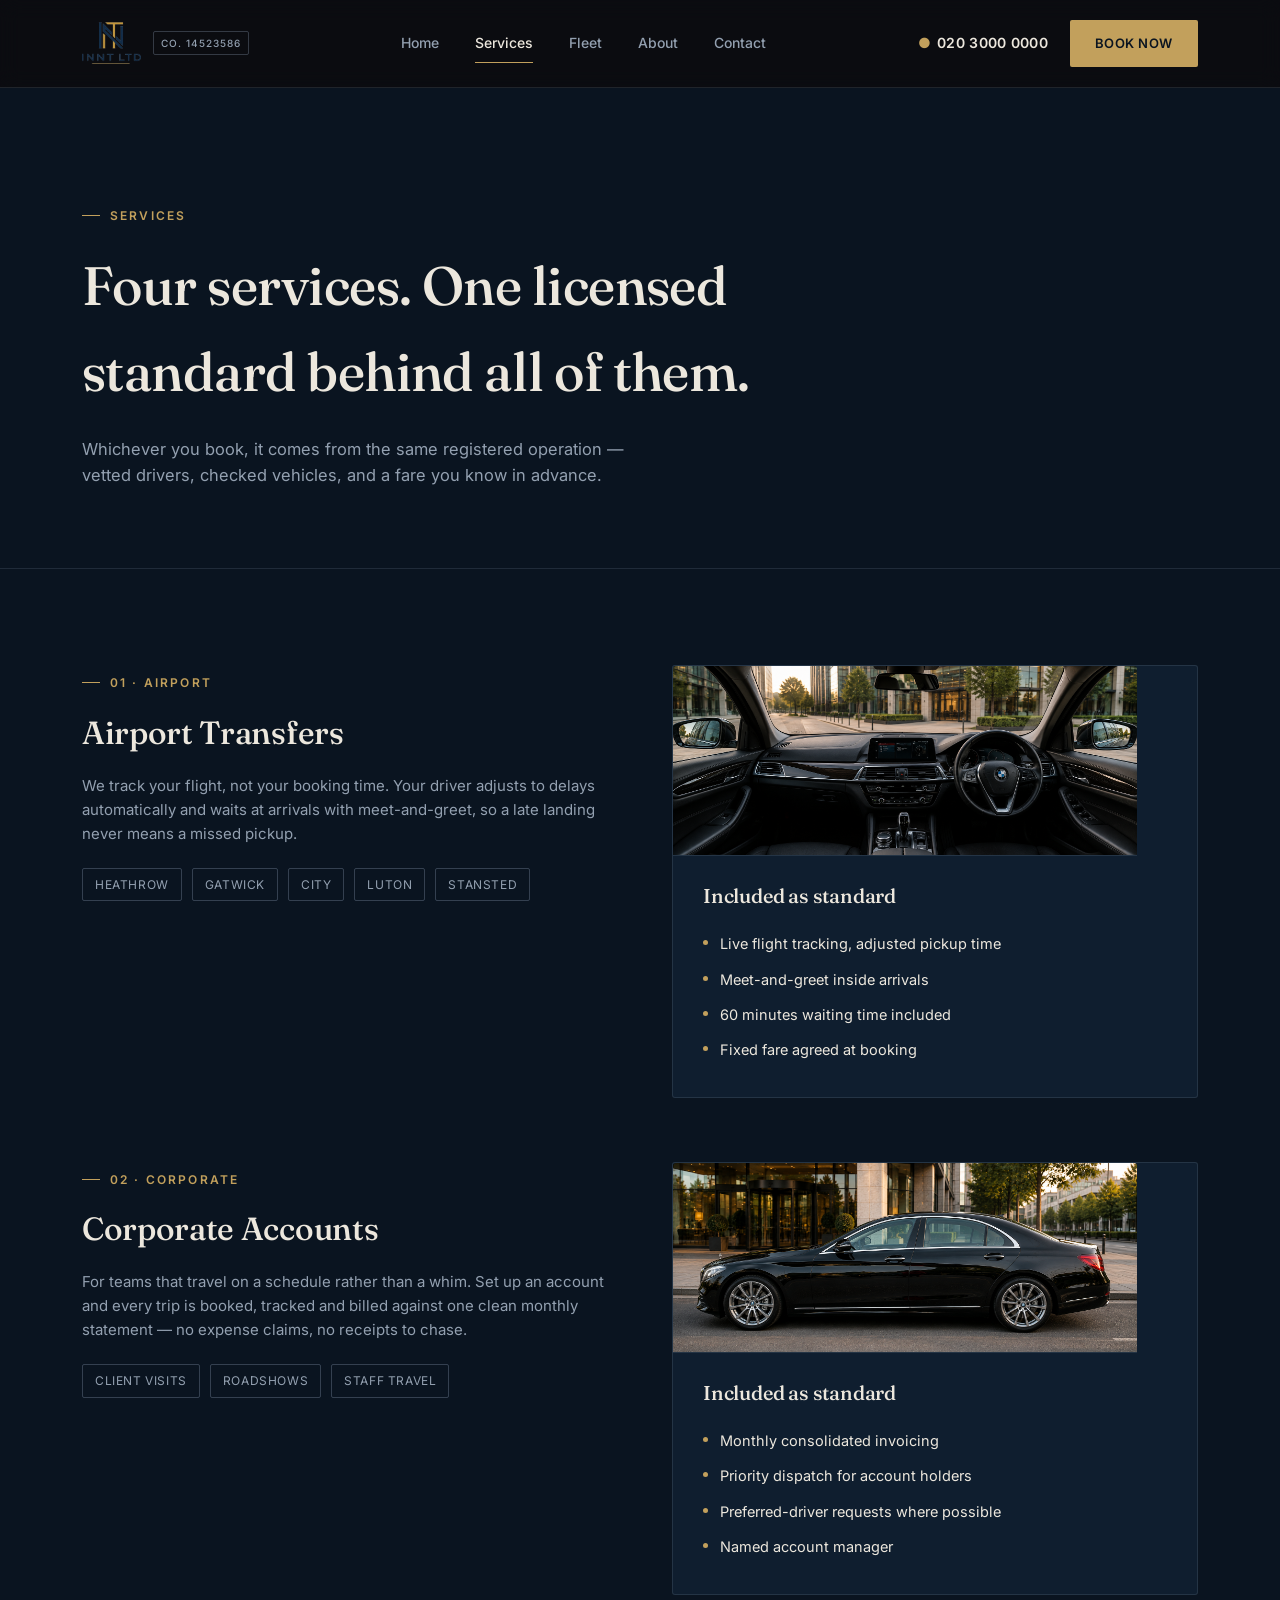
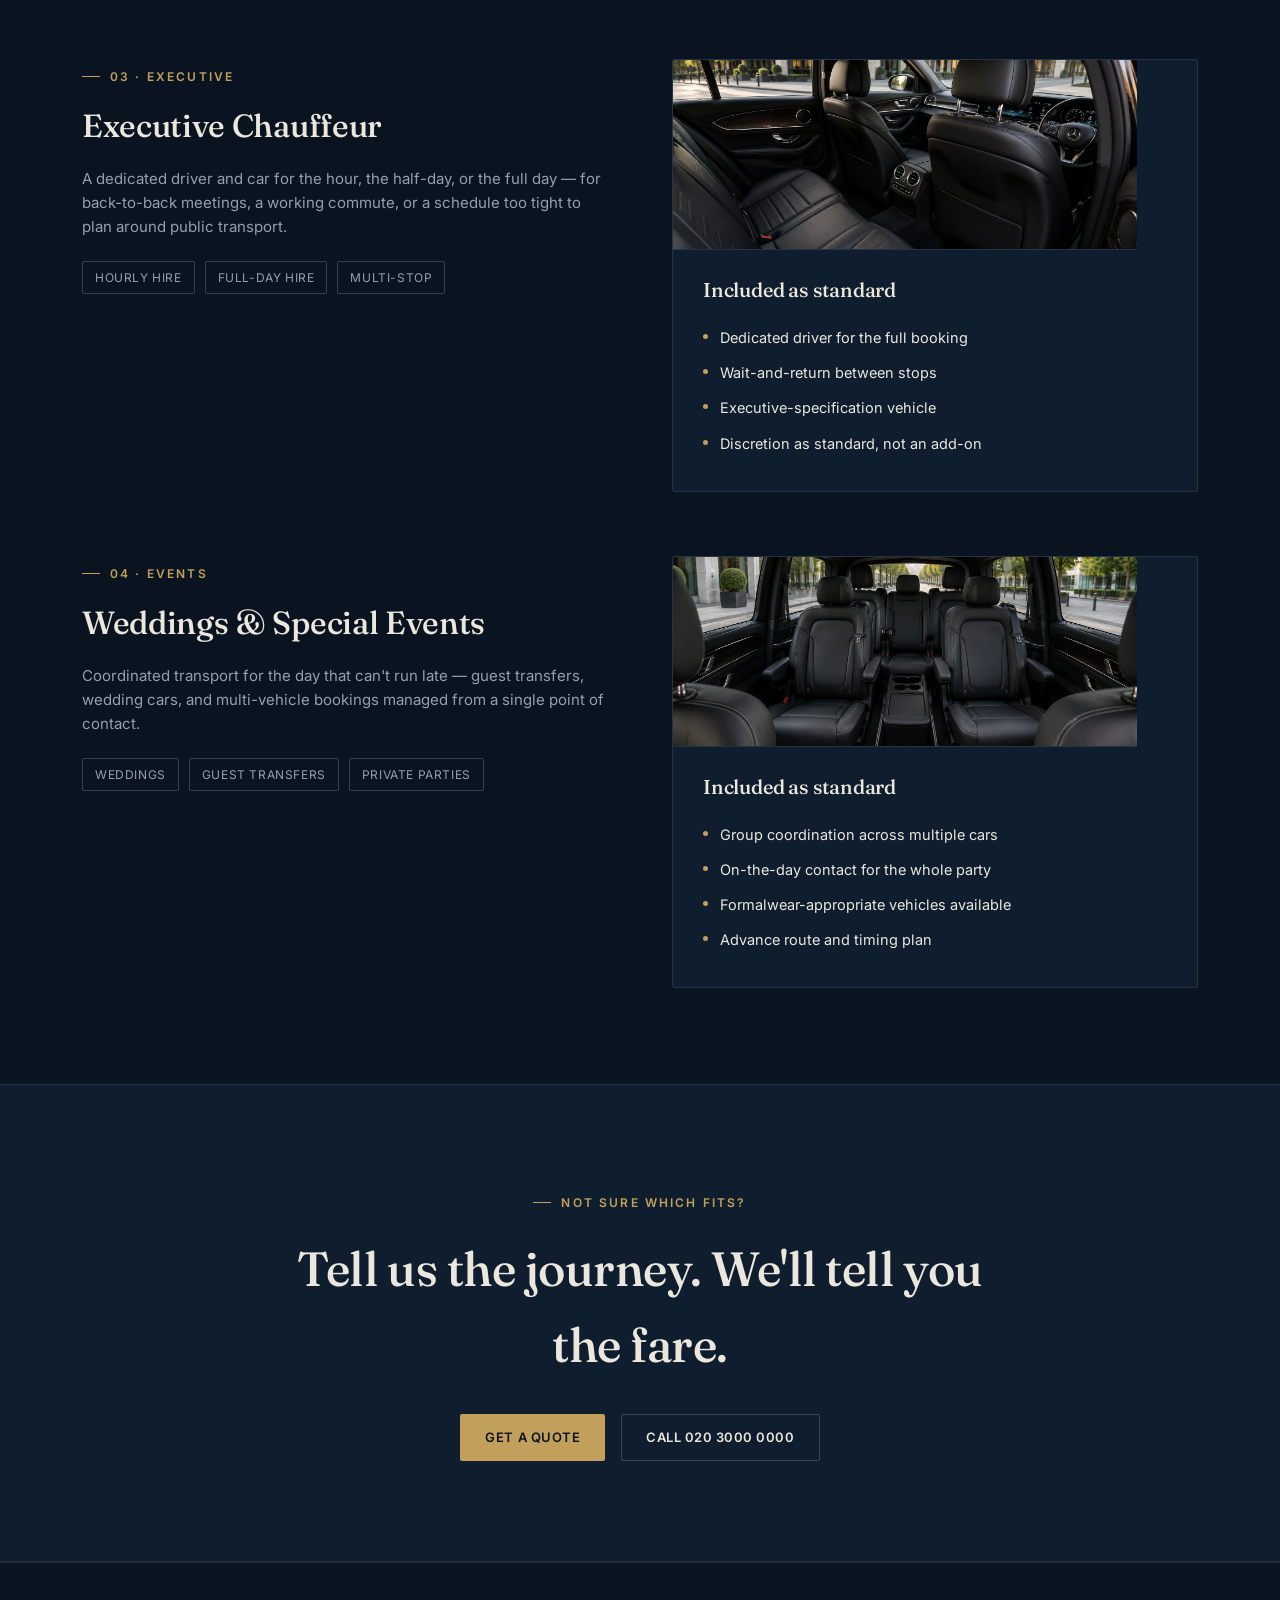
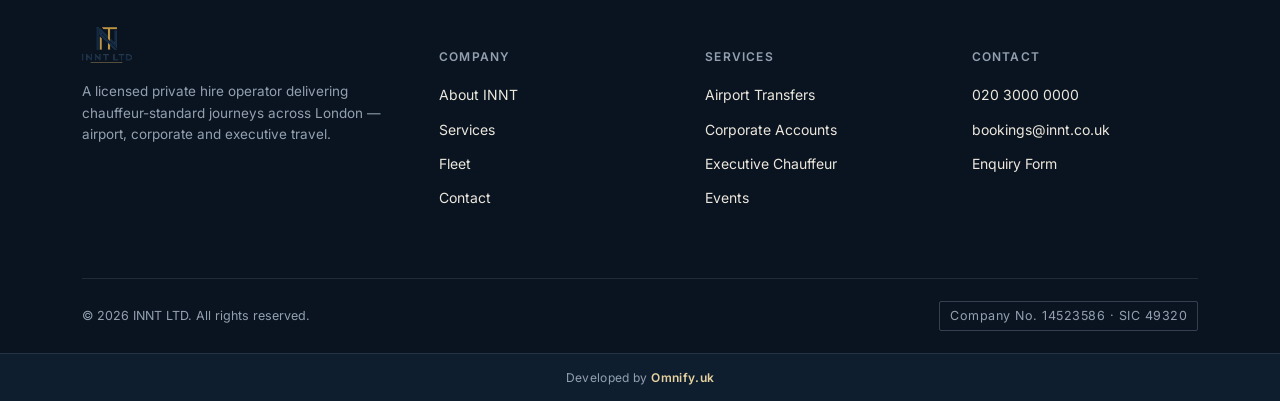
<file: services.html>
<!DOCTYPE html>
<html lang="en">
<head>
<meta charset="UTF-8">
<meta name="viewport" content="width=device-width, initial-scale=1.0">
<title>Services — Airport, Corporate & Executive Chauffeur | INNT</title>
<meta name="description" content="INNT services: flight-tracked airport transfers, corporate accounts, executive chauffeur hire and event transport across London.">
<link rel="stylesheet" href="style.css">
</head>
<body>

<header class="site-header">
  <div class="header-inner">
    <a href="index.html" class="logo"><img src="assets/logo-header.png" alt="INNT LTD - Chauffeur International" class="logo-img"><span class="reg">CO. 14523586</span></a>
    <nav class="main-nav">
      <a href="index.html">Home</a>
      <a href="services.html" class="active">Services</a>
      <a href="fleet.html">Fleet</a>
      <a href="about.html">About</a>
      <a href="contact.html">Contact</a>
    </nav>
    <div class="header-actions">
      <a href="tel:+442030000000" class="tel-link"><span class="dot">●</span>020 3000 0000</a>
      <a href="contact.html" class="btn btn-gold">Book Now</a>
    </div>
    <button class="nav-toggle" aria-label="Menu"><span></span><span></span><span></span></button>
  </div>
</header>

<div class="page-header hero-photo">
  <div class="hero-slides">
    <div class="slide" style="background-image:url('assets/fleet/saloon/saloon-hero.png')"></div>
    <div class="slide" style="background-image:url('assets/fleet/executive/executive-hero.png')"></div>
    <div class="slide" style="background-image:url('assets/fleet/mpv/mpv-hero.png')"></div>
  </div>
  <div class="hero-overlay"></div>
  <div class="container">
    <span class="eyebrow">Services</span>
    <h1>Four services. One licensed standard behind all of them.</h1>
    <p class="lede">Whichever you book, it comes from the same registered operation — vetted drivers, checked vehicles, and a fare you know in advance.</p>
  </div>
</div>

<section>
  <div class="container" style="display:grid; gap:64px;">

    <div class="two-col">
      <div>
        <span class="eyebrow">01 · Airport</span>
        <h2 style="font-size:32px; margin-top:14px;">Airport Transfers</h2>
        <p style="margin-top:16px; font-size:15px;">We track your flight, not your booking time. Your driver adjusts to delays automatically and waits at arrivals with meet-and-greet, so a late landing never means a missed pickup.</p>
        <div class="tag-row"><span class="tag">Heathrow</span><span class="tag">Gatwick</span><span class="tag">City</span><span class="tag">Luton</span><span class="tag">Stansted</span></div>
      </div>
      <div class="card">
        <img class="card-photo" src="assets/fleet/saloon/saloon-interior.png" alt="INNT Saloon interior">
        <h3 style="margin-bottom:16px;">Included as standard</h3>
        <ul class="list-check">
          <li>Live flight tracking, adjusted pickup time</li>
          <li>Meet-and-greet inside arrivals</li>
          <li>60 minutes waiting time included</li>
          <li>Fixed fare agreed at booking</li>
        </ul>
      </div>
    </div>

    <div class="two-col">
      <div class="card" style="order:2;">
        <img class="card-photo" src="assets/fleet/executive/executive-side.png" alt="INNT Executive side profile">
        <h3 style="margin-bottom:16px;">Included as standard</h3>
        <ul class="list-check">
          <li>Monthly consolidated invoicing</li>
          <li>Priority dispatch for account holders</li>
          <li>Preferred-driver requests where possible</li>
          <li>Named account manager</li>
        </ul>
      </div>
      <div style="order:1;">
        <span class="eyebrow">02 · Corporate</span>
        <h2 style="font-size:32px; margin-top:14px;">Corporate Accounts</h2>
        <p style="margin-top:16px; font-size:15px;">For teams that travel on a schedule rather than a whim. Set up an account and every trip is booked, tracked and billed against one clean monthly statement — no expense claims, no receipts to chase.</p>
        <div class="tag-row"><span class="tag">Client visits</span><span class="tag">Roadshows</span><span class="tag">Staff travel</span></div>
      </div>
    </div>

    <div class="two-col">
      <div>
        <span class="eyebrow">03 · Executive</span>
        <h2 style="font-size:32px; margin-top:14px;">Executive Chauffeur</h2>
        <p style="margin-top:16px; font-size:15px;">A dedicated driver and car for the hour, the half-day, or the full day — for back-to-back meetings, a working commute, or a schedule too tight to plan around public transport.</p>
        <div class="tag-row"><span class="tag">Hourly hire</span><span class="tag">Full-day hire</span><span class="tag">Multi-stop</span></div>
      </div>
      <div class="card">
        <img class="card-photo" src="assets/fleet/executive/executive-interior.png" alt="INNT Executive interior comfort">
        <h3 style="margin-bottom:16px;">Included as standard</h3>
        <ul class="list-check">
          <li>Dedicated driver for the full booking</li>
          <li>Wait-and-return between stops</li>
          <li>Executive-specification vehicle</li>
          <li>Discretion as standard, not an add-on</li>
        </ul>
      </div>
    </div>

    <div class="two-col">
      <div class="card" style="order:2;">
        <img class="card-photo" src="assets/fleet/mpv/mpv-interior.png" alt="INNT MPV interior seating">
        <h3 style="margin-bottom:16px;">Included as standard</h3>
        <ul class="list-check">
          <li>Group coordination across multiple cars</li>
          <li>On-the-day contact for the whole party</li>
          <li>Formalwear-appropriate vehicles available</li>
          <li>Advance route and timing plan</li>
        </ul>
      </div>
      <div style="order:1;">
        <span class="eyebrow">04 · Events</span>
        <h2 style="font-size:32px; margin-top:14px;">Weddings &amp; Special Events</h2>
        <p style="margin-top:16px; font-size:15px;">Coordinated transport for the day that can't run late — guest transfers, wedding cars, and multi-vehicle bookings managed from a single point of contact.</p>
        <div class="tag-row"><span class="tag">Weddings</span><span class="tag">Guest transfers</span><span class="tag">Private parties</span></div>
      </div>
    </div>

  </div>
</section>

<div class="cta-band panel-band">
  <div class="container">
    <span class="eyebrow center" style="justify-content:center;">Not Sure Which Fits?</span>
    <h2>Tell us the journey. We'll tell you the fare.</h2>
    <div class="btn-row">
      <a href="contact.html" class="btn btn-gold">Get a Quote</a>
      <a href="tel:+442030000000" class="btn btn-outline">Call 020 3000 0000</a>
    </div>
  </div>
</div>

<footer>
  <div class="container">
    <div class="footer-grid">
      <div class="footer-brand">
        <img src="assets/logo-header.png" alt="INNT LTD" class="logo-img footer-logo-img">
        <p>A licensed private hire operator delivering chauffeur-standard journeys across London — airport, corporate and executive travel.</p>
      </div>
      <div class="footer-col">
        <h5>Company</h5>
        <a href="about.html">About INNT</a>
        <a href="services.html">Services</a>
        <a href="fleet.html">Fleet</a>
        <a href="contact.html">Contact</a>
      </div>
      <div class="footer-col">
        <h5>Services</h5>
        <a href="services.html">Airport Transfers</a>
        <a href="services.html">Corporate Accounts</a>
        <a href="services.html">Executive Chauffeur</a>
        <a href="services.html">Events</a>
      </div>
      <div class="footer-col">
        <h5>Contact</h5>
        <a href="tel:+442030000000">020 3000 0000</a>
        <a href="mailto:bookings@innt.co.uk">bookings@innt.co.uk</a>
        <a href="contact.html">Enquiry Form</a>
      </div>
    </div>
    <div class="footer-legal">
      <span>© 2026 INNT LTD. All rights reserved.</span>
      <span class="badge">Company No. 14523586 · SIC 49320</span>
    </div>
  </div>
  <div class="dev-credit">Developed by <a href="https://omnify.uk" target="_blank" rel="noopener">Omnify.uk</a></div>
</footer>

<script src="nav.js"></script>
</body>
</html>
</file>
<file: style.css>
/* ============================================================
   INNT — Private Hire & Chauffeur Services
   Design system: "The Manifest" — a licensed operator's polish,
   dressed in private-chauffeur restraint. Every credential
   (reg. number, licence, SIC code) is treated as a design
   element, not fine print.
   ============================================================ */

@import url('https://fonts.googleapis.com/css2?family=Fraunces:opsz,wght@9..144,400;9..144,500;9..144,600&family=Inter:wght@400;500;600;700&display=swap');

:root {
  --ink: #0a1420;
  --panel: #0f1e2f;
  --panel-2: #152840;
  --navy: #132d48;
  --gold: #c2a05c;
  --gold-light: #e6d3a0;
  --paper: #ece7dd;
  --mute: #93a0b0;
  --line: rgba(160, 180, 205, 0.14);
  --line-strong: rgba(160, 180, 205, 0.28);

  --serif: 'Fraunces', Georgia, serif;
  --sans: 'Inter', -apple-system, BlinkMacSystemFont, sans-serif;
}

* { box-sizing: border-box; }
html { scroll-behavior: smooth; }

body {
  margin: 0;
  background: var(--ink);
  color: var(--paper);
  font-family: var(--sans);
  font-size: 16px;
  line-height: 1.6;
  -webkit-font-smoothing: antialiased;
}

img { max-width: 100%; display: block; }
a { color: inherit; text-decoration: none; }

h1, h2, h3, h4 {
  font-family: var(--serif);
  font-weight: 500;
  margin: 0;
  letter-spacing: -0.01em;
  color: var(--paper);
}

p { margin: 0; color: var(--mute); }

.container {
  max-width: 1180px;
  margin: 0 auto;
  padding: 0 32px;
}

.eyebrow {
  font-family: var(--sans);
  font-size: 12px;
  font-weight: 600;
  letter-spacing: 0.18em;
  text-transform: uppercase;
  color: var(--gold);
  display: inline-flex;
  align-items: center;
  gap: 10px;
}
.eyebrow::before {
  content: '';
  width: 18px;
  height: 1px;
  background: var(--gold);
  display: inline-block;
}

/* ---------- Header ---------- */
.site-header {
  position: sticky;
  top: 0;
  z-index: 100;
  background: rgba(12, 12, 15, 0.9);
  backdrop-filter: blur(10px);
  border-bottom: 1px solid var(--line);
}
.header-inner {
  display: flex;
  align-items: center;
  justify-content: space-between;
  padding: 20px 32px;
  max-width: 1180px;
  margin: 0 auto;
}
.logo {
  font-family: var(--serif);
  font-size: 22px;
  letter-spacing: 0.06em;
  color: var(--paper);
  display: flex;
  align-items: center;
  gap: 12px;
}
.logo-img {
  height: 42px;
  width: auto;
  display: block;
}
.footer-logo-img {
  height: 36px;
  margin-bottom: 18px;
}
.logo span {
  color: var(--gold);
}
.logo .reg {
  font-family: var(--sans);
  font-size: 10px;
  letter-spacing: 0.1em;
  color: var(--mute);
  font-weight: 500;
  align-self: center;
  border: 1px solid var(--line-strong);
  padding: 3px 7px;
  border-radius: 2px;
}
nav.main-nav {
  display: flex;
  gap: 36px;
}
nav.main-nav a {
  font-size: 14px;
  font-weight: 500;
  color: var(--mute);
  position: relative;
  padding: 4px 0;
  transition: color 0.2s;
}
nav.main-nav a:hover,
nav.main-nav a.active {
  color: var(--paper);
}
nav.main-nav a.active::after {
  content: '';
  position: absolute;
  bottom: -4px;
  left: 0;
  width: 100%;
  height: 1px;
  background: var(--gold);
}
.header-actions {
  display: flex;
  align-items: center;
  gap: 22px;
}
.tel-link {
  font-size: 14px;
  font-weight: 600;
  color: var(--paper);
  letter-spacing: 0.02em;
}
.tel-link .dot {
  color: var(--gold);
  margin-right: 6px;
}
.btn {
  display: inline-flex;
  align-items: center;
  justify-content: center;
  gap: 8px;
  padding: 12px 24px;
  font-family: var(--sans);
  font-size: 13px;
  font-weight: 600;
  letter-spacing: 0.04em;
  text-transform: uppercase;
  border-radius: 2px;
  cursor: pointer;
  border: 1px solid transparent;
  transition: all 0.2s ease;
}
.btn-gold {
  background: var(--gold);
  color: var(--ink);
}
.btn-gold:hover { background: var(--gold-light); }
.btn-outline {
  border-color: var(--line-strong);
  color: var(--paper);
}
.btn-outline:hover { border-color: var(--gold); color: var(--gold-light); }

.nav-toggle {
  display: none;
  flex-direction: column;
  gap: 5px;
  background: none;
  border: none;
  cursor: pointer;
  padding: 4px;
}
.nav-toggle span {
  width: 22px;
  height: 1px;
  background: var(--paper);
}

/* ---------- Manifest strip (signature element) ----------
   A horizontal credentials strip styled like a trip
   docket / waybill — the legal identity of the company
   presented as an object, not a disclaimer. */
.manifest {
  border-top: 1px solid var(--line);
  border-bottom: 1px solid var(--line);
  background: var(--panel);
  overflow: hidden;
}
.manifest-track {
  display: flex;
  gap: 0;
}
.manifest-item {
  flex: 1;
  display: flex;
  align-items: center;
  gap: 12px;
  padding: 16px 28px;
  border-right: 1px dashed var(--line-strong);
  white-space: nowrap;
}
.manifest-item:last-child { border-right: none; }
.manifest-item .num {
  font-family: var(--serif);
  color: var(--gold);
  font-size: 15px;
}
.manifest-item .label {
  font-size: 11px;
  letter-spacing: 0.12em;
  text-transform: uppercase;
  color: var(--mute);
}
.manifest-item .val {
  font-size: 13px;
  color: var(--paper);
  font-weight: 500;
}

/* ---------- Hero ---------- */
.hero {
  position: relative;
  padding: 120px 0 90px;
  border-bottom: 1px solid var(--line);
}
.hero-grid {
  display: grid;
  grid-template-columns: 1.1fr 0.9fr;
  gap: 60px;
  align-items: end;
}
.hero h1 {
  font-size: clamp(40px, 5vw, 64px);
  line-height: 1.05;
  margin: 20px 0 26px;
}
.hero h1 em {
  font-style: italic;
  color: var(--gold-light);
}
.hero .lede {
  font-size: 17px;
  max-width: 460px;
  margin-bottom: 34px;
}
.hero-actions {
  display: flex;
  gap: 16px;
}
.hero-side {
  border-left: 1px solid var(--line);
  padding-left: 40px;
}
.hero-side .quote {
  font-family: var(--serif);
  font-style: italic;
  font-size: 19px;
  color: var(--paper);
  line-height: 1.5;
}
.hero-side .quote-attr {
  margin-top: 16px;
  font-size: 12px;
  letter-spacing: 0.08em;
  text-transform: uppercase;
  color: var(--gold);
}

/* ---------- Hero photo slideshow ---------- */
.hero-photo { overflow: hidden; }
.hero-slides {
  position: absolute;
  inset: 0;
  z-index: 0;
}
.hero-slides .slide {
  position: absolute;
  inset: 0;
  background-size: cover;
  background-position: center 35%;
  opacity: 0;
  animation: heroFade 12s infinite;
}
.hero-slides .slide:nth-child(1) { animation-delay: 0s; }
.hero-slides .slide:nth-child(2) { animation-delay: 4s; }
.hero-slides .slide:nth-child(3) { animation-delay: 8s; }
@keyframes heroFade {
  0%   { opacity: 0; }
  6%   { opacity: 1; }
  30%  { opacity: 1; }
  38%  { opacity: 0; }
  100% { opacity: 0; }
}
.hero-overlay {
  position: absolute;
  inset: 0;
  z-index: 1;
  background: linear-gradient(to bottom, rgba(10,20,32,0.55) 0%, rgba(10,20,32,0.75) 55%, rgba(10,20,32,0.95) 100%);
}
.hero-photo .hero-grid {
  position: relative;
  z-index: 2;
}
.hero-photo .hero-side {
  border-left: 1px solid rgba(236,231,221,0.25);
}

/* Why INNT — image panel */
.why-image {
  border: 1px solid var(--line);
  overflow: hidden;
  border-radius: 3px;
  position: relative;
}
.why-image img {
  width: 100%;
  height: 100%;
  min-height: 360px;
  object-fit: cover;
  display: block;
}

/* Reusable background-photo treatment for any section wrapper */
.cta-photo {
  position: relative;
  overflow: hidden;
  background: var(--ink);
}
.cta-photo .cta-bg {
  position: absolute;
  inset: 0;
  background-size: cover;
  background-position: center 35%;
  z-index: 0;
}
.cta-photo .cta-overlay {
  position: absolute;
  inset: 0;
  z-index: 1;
  background: linear-gradient(to bottom, rgba(10,20,32,0.82), rgba(10,20,32,0.92));
}
.cta-photo .container {
  position: relative;
  z-index: 2;
}

/* ---------- Route divider (journey motif) ---------- */
.route-divider {
  display: flex;
  align-items: center;
  gap: 14px;
  color: var(--line-strong);
  margin: 0 0 40px;
}
.route-divider .pin {
  width: 7px; height: 7px;
  border-radius: 50%;
  background: var(--gold);
  flex-shrink: 0;
}
.route-divider .dashes {
  flex: 1;
  height: 1px;
  background-image: linear-gradient(to right, var(--line-strong) 0 6px, transparent 6px 12px);
  background-size: 12px 1px;
}
.route-divider .pin.end { background: var(--mute); }

/* ---------- Sections ---------- */
section { padding: 96px 0; }
.section-head {
  max-width: 620px;
  margin-bottom: 56px;
}
.section-head h2 {
  font-size: clamp(30px, 3.4vw, 42px);
  margin-top: 16px;
}
.section-tight .section-head { margin-bottom: 40px; }

.grid-3 {
  display: grid;
  grid-template-columns: repeat(3, 1fr);
  gap: 28px;
}
.grid-2 {
  display: grid;
  grid-template-columns: repeat(2, 1fr);
  gap: 28px;
}
.grid-4 {
  display: grid;
  grid-template-columns: repeat(4, 1fr);
  gap: 24px;
}

.card {
  background: var(--panel);
  border: 1px solid var(--line);
  padding: 36px 30px;
  border-radius: 3px;
  transition: border-color 0.25s, transform 0.25s;
}
.card:hover { border-color: var(--line-strong); transform: translateY(-3px); }
.card .index {
  font-family: var(--serif);
  color: var(--gold);
  font-size: 14px;
  margin-bottom: 18px;
  display: block;
}
.card-photo {
  width: calc(100% + 60px);
  margin: -36px -30px 24px -30px;
  height: 190px;
  object-fit: cover;
  display: block;
  border-radius: 3px 3px 0 0;
  border-bottom: 1px solid var(--line);
}
.card h3 {
  font-size: 20px;
  margin-bottom: 12px;
}
.card p { font-size: 14.5px; }
.card a.card-link {
  display: inline-block;
  margin-top: 20px;
  font-size: 13px;
  font-weight: 600;
  color: var(--gold-light);
  letter-spacing: 0.02em;
}

.feature {
  display: flex;
  gap: 16px;
  padding: 26px 0;
  border-top: 1px solid var(--line);
}
.feature:last-child { border-bottom: 1px solid var(--line); }
.feature .num {
  font-family: var(--serif);
  color: var(--gold);
  font-size: 15px;
  min-width: 32px;
}
.feature h4 { font-size: 16px; margin-bottom: 6px; }
.feature p { font-size: 14px; }

.panel-band {
  background: var(--panel);
  border-top: 1px solid var(--line);
  border-bottom: 1px solid var(--line);
}

.stat-row {
  display: grid;
  grid-template-columns: repeat(4, 1fr);
  gap: 24px;
}
.stat {
  text-align: left;
  padding: 8px 0;
}
.stat .n {
  font-family: var(--serif);
  font-size: 40px;
  color: var(--gold-light);
  display: block;
}
.stat .l {
  font-size: 12.5px;
  letter-spacing: 0.06em;
  text-transform: uppercase;
  color: var(--mute);
  margin-top: 6px;
  display: block;
}

.list-check {
  list-style: none;
  padding: 0;
  margin: 20px 0 0;
  display: grid;
  gap: 12px;
}
.list-check li {
  display: flex;
  gap: 12px;
  font-size: 14.5px;
  color: var(--paper);
}
.list-check li::before {
  content: '';
  width: 5px; height: 5px;
  border-radius: 50%;
  background: var(--gold);
  margin-top: 8px;
  flex-shrink: 0;
}

/* CTA band */
.cta-band {
  text-align: center;
  padding: 100px 0;
}
.cta-band h2 {
  font-size: clamp(32px, 4vw, 48px);
  max-width: 700px;
  margin: 18px auto 30px;
}
.cta-band .btn-row {
  display: flex;
  gap: 16px;
  justify-content: center;
}

/* Forms */
.form-panel {
  background: var(--panel);
  border: 1px solid var(--line);
  padding: 44px;
  border-radius: 3px;
}
.form-row {
  display: grid;
  grid-template-columns: 1fr 1fr;
  gap: 20px;
  margin-bottom: 20px;
}
.form-field { margin-bottom: 20px; }
.form-field label {
  display: block;
  font-size: 12px;
  letter-spacing: 0.08em;
  text-transform: uppercase;
  color: var(--mute);
  margin-bottom: 8px;
}
.form-field input,
.form-field select,
.form-field textarea {
  width: 100%;
  background: var(--ink);
  border: 1px solid var(--line-strong);
  color: var(--paper);
  padding: 13px 14px;
  font-family: var(--sans);
  font-size: 14px;
  border-radius: 2px;
}
.form-field textarea { resize: vertical; min-height: 100px; }
.form-field input:focus,
.form-field select:focus,
.form-field textarea:focus {
  outline: none;
  border-color: var(--gold);
}

/* Footer */
footer {
  border-top: 1px solid var(--line);
  padding: 64px 0 0;
}
.footer-grid {
  display: grid;
  grid-template-columns: 1.4fr 1fr 1fr 1fr;
  gap: 40px;
  padding-bottom: 56px;
}
.footer-brand .logo { margin-bottom: 16px; }
.footer-brand p { font-size: 13.5px; max-width: 300px; }
.footer-col h5 {
  font-size: 12px;
  letter-spacing: 0.1em;
  text-transform: uppercase;
  color: var(--mute);
  margin-bottom: 18px;
  font-family: var(--sans);
  font-weight: 600;
}
.footer-col a {
  display: block;
  font-size: 14px;
  color: var(--paper);
  margin-bottom: 12px;
  transition: color 0.2s;
}
.footer-col a:hover { color: var(--gold-light); }
.footer-legal {
  border-top: 1px solid var(--line);
  padding: 22px 0;
  display: flex;
  justify-content: space-between;
  align-items: center;
  font-size: 12.5px;
  color: var(--mute);
}
.footer-legal .badge {
  border: 1px solid var(--line-strong);
  padding: 4px 10px;
  border-radius: 2px;
  letter-spacing: 0.04em;
}
.dev-credit {
  border-top: 1px solid var(--line);
  background: var(--panel);
  padding: 14px 0;
  text-align: center;
  font-size: 12px;
  color: var(--mute);
  letter-spacing: 0.03em;
}
.dev-credit a {
  color: var(--gold-light);
  font-weight: 600;
}
.dev-credit a:hover { color: var(--gold); }

/* Page header (interior pages) */
.page-header {
  position: relative;
  padding: 70px 0 60px;
  border-bottom: 1px solid var(--line);
}
.page-header.hero-photo { padding: 110px 0 80px; }
.page-header.hero-photo .container { position: relative; z-index: 2; }
.page-header h1 {
  font-size: clamp(36px, 4.6vw, 54px);
  margin-top: 18px;
  max-width: 720px;
}
.page-header .lede {
  margin-top: 20px;
  max-width: 560px;
  font-size: 16.5px;
}

.two-col {
  display: grid;
  grid-template-columns: 1fr 1fr;
  gap: 64px;
  align-items: start;
}

.tag-row { display: flex; gap: 10px; flex-wrap: wrap; margin-top: 22px; }
.tag {
  font-size: 12px;
  letter-spacing: 0.05em;
  text-transform: uppercase;
  border: 1px solid var(--line-strong);
  color: var(--mute);
  padding: 6px 12px;
  border-radius: 2px;
}

/* Fleet cards */
.fleet-card {
  background: var(--panel);
  border: 1px solid var(--line);
  overflow: hidden;
}
.fleet-media {
  height: 220px;
  background: linear-gradient(135deg, var(--panel-2), var(--ink));
  display: flex;
  align-items: center;
  justify-content: center;
  border-bottom: 1px solid var(--line);
  position: relative;
  overflow: hidden;
}
.fleet-media img {
  width: 100%;
  height: 100%;
  object-fit: cover;
  display: block;
}
.fleet-media .plate {
  font-family: var(--sans);
  font-weight: 700;
  letter-spacing: 0.12em;
  color: var(--mute);
  border: 1px solid var(--line-strong);
  padding: 6px 14px;
  border-radius: 2px;
  font-size: 13px;
}
.fleet-gallery {
  display: grid;
  grid-template-columns: repeat(3, 1fr);
  gap: 8px;
  margin-top: 20px;
}
.fleet-gallery img {
  width: 100%;
  height: 72px;
  object-fit: cover;
  border-radius: 2px;
  border: 1px solid var(--line);
  cursor: pointer;
  transition: border-color 0.2s, opacity 0.2s;
}
.fleet-gallery img:hover {
  border-color: var(--gold);
  opacity: 0.9;
}
.fleet-body { padding: 28px; }
.fleet-specs {
  display: flex;
  gap: 22px;
  margin-top: 18px;
  padding-top: 18px;
  border-top: 1px solid var(--line);
}
.fleet-specs div { font-size: 12.5px; color: var(--mute); }
.fleet-specs strong { display: block; color: var(--paper); font-size: 15px; font-family: var(--serif); font-weight: 500; }

/* Process steps */
.step-row {
  display: grid;
  grid-template-columns: repeat(4, 1fr);
  gap: 0;
}
.step {
  padding: 0 26px 0 0;
  position: relative;
}
.step:not(:last-child)::after {
  content: '';
  position: absolute;
  top: 18px;
  right: 0;
  width: 26px;
  height: 1px;
  background-image: linear-gradient(to right, var(--line-strong) 0 5px, transparent 5px 10px);
  background-size: 10px 1px;
}
.step .num {
  font-family: var(--serif);
  color: var(--gold);
  font-size: 22px;
  display: block;
  margin-bottom: 14px;
}
.step h4 { font-size: 15.5px; margin-bottom: 8px; }
.step p { font-size: 13.5px; }

/* Testimonials */
.testi-card {
  background: var(--panel);
  border: 1px solid var(--line);
  padding: 34px;
}
.testi-card .quote {
  font-family: var(--serif);
  font-style: italic;
  font-size: 17px;
  color: var(--paper);
  line-height: 1.55;
}
.testi-attr {
  margin-top: 20px;
  display: flex;
  justify-content: space-between;
  font-size: 12.5px;
  color: var(--mute);
  letter-spacing: 0.03em;
}

/* Credentials panel (About) */
.credentials {
  background: var(--panel);
  border: 1px solid var(--line);
  padding: 40px;
}
.cred-row {
  display: flex;
  justify-content: space-between;
  padding: 16px 0;
  border-bottom: 1px dashed var(--line-strong);
  font-size: 14px;
}
.cred-row:last-child { border-bottom: none; }
.cred-row .k { color: var(--mute); }
.cred-row .v { color: var(--paper); font-weight: 500; }

/* Utility */
.mt-lg { margin-top: 56px; }
.center { text-align: center; margin-left: auto; margin-right: auto; }

/* ---------- Responsive ---------- */
@media (max-width: 900px) {
  .hero-grid, .two-col { grid-template-columns: 1fr; }
  .hero-side { border-left: none; border-top: 1px solid var(--line); padding-left: 0; padding-top: 30px; }
  .grid-3, .grid-4, .grid-2 { grid-template-columns: 1fr 1fr; }
  .footer-grid { grid-template-columns: 1fr 1fr; }
  .stat-row { grid-template-columns: 1fr 1fr; }
  .step-row { grid-template-columns: 1fr 1fr; gap: 30px; }
  .step:not(:last-child)::after { display: none; }
  .manifest-item { padding: 14px 18px; }
}
@media (max-width: 640px) {
  nav.main-nav, .header-actions .tel-link { display: none; }
  .nav-toggle { display: flex; }
  .grid-3, .grid-4, .grid-2, .footer-grid, .stat-row, .step-row, .form-row { grid-template-columns: 1fr; }
  .manifest-track { flex-direction: column; }
  .manifest-item { border-right: none; border-bottom: 1px dashed var(--line-strong); }
  .container { padding: 0 20px; }
  .hero { padding: 90px 0 60px; }
  section { padding: 64px 0; }
}
</file>
